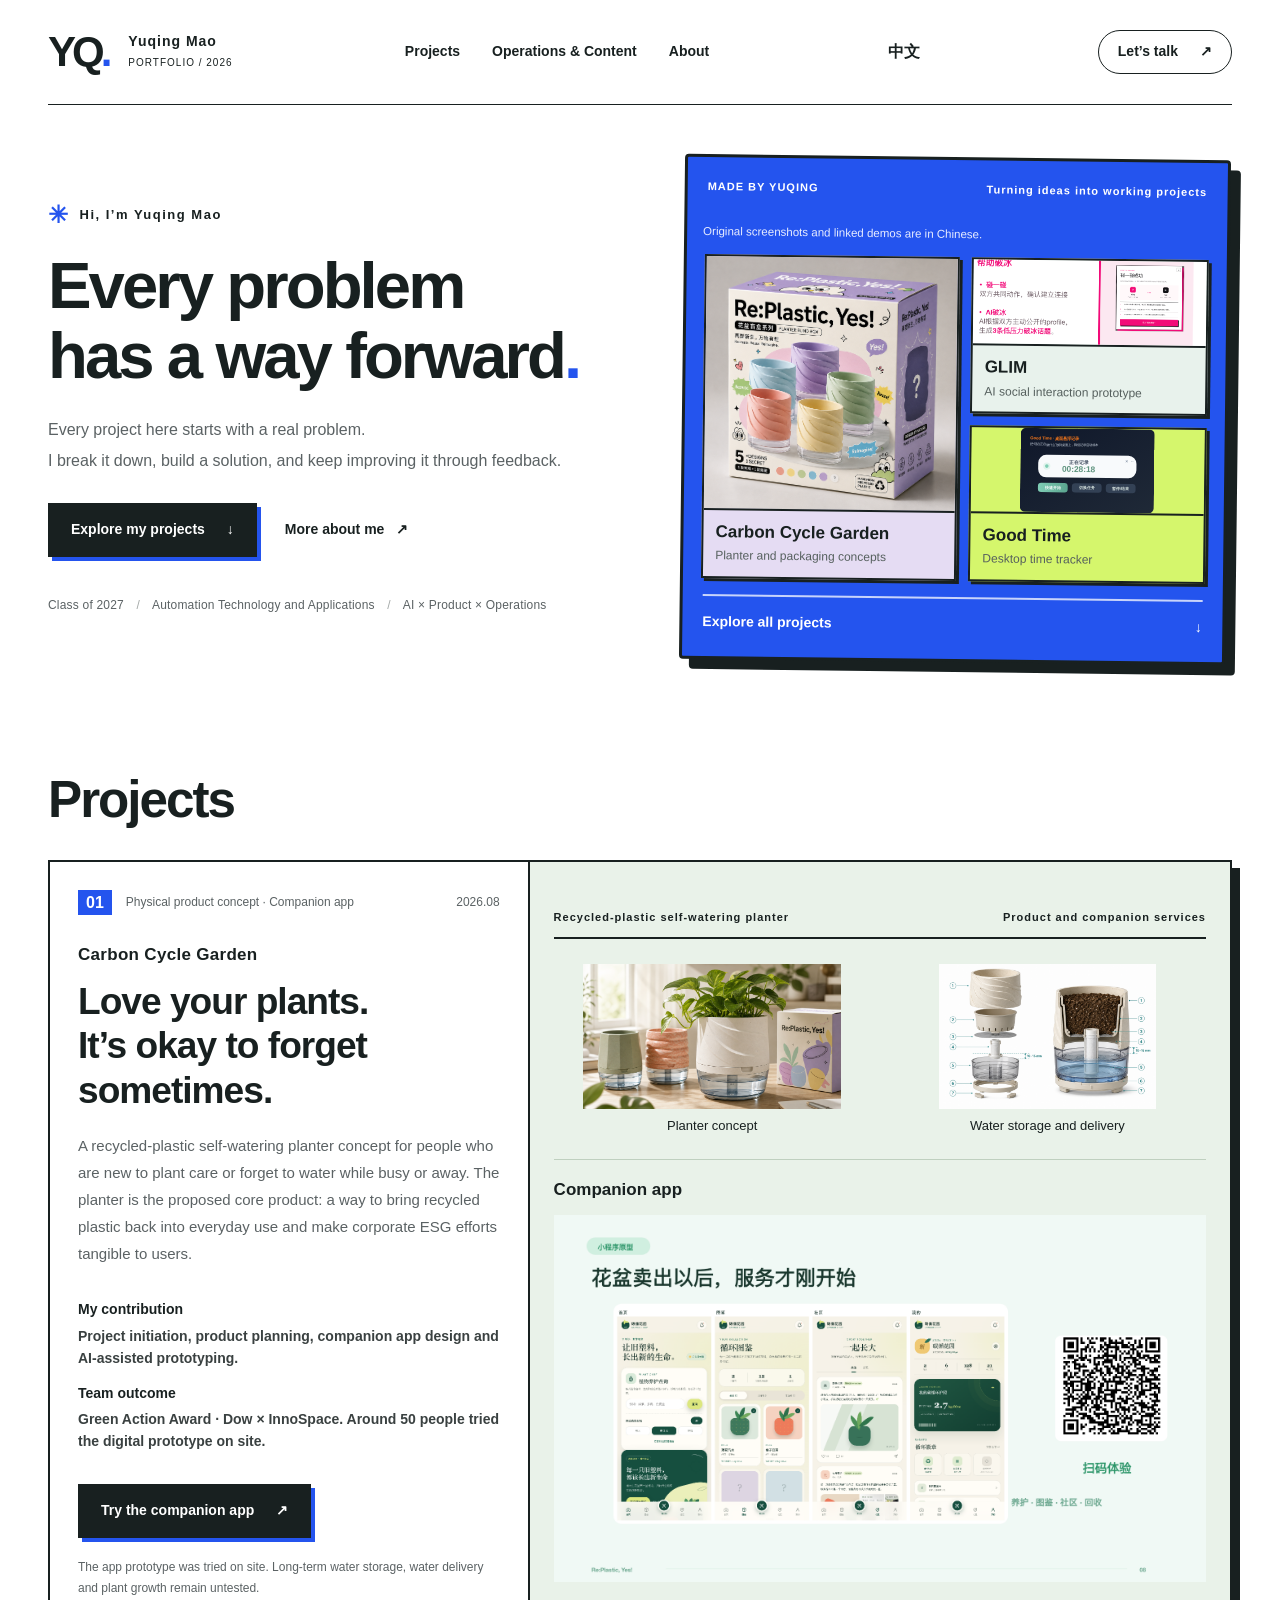
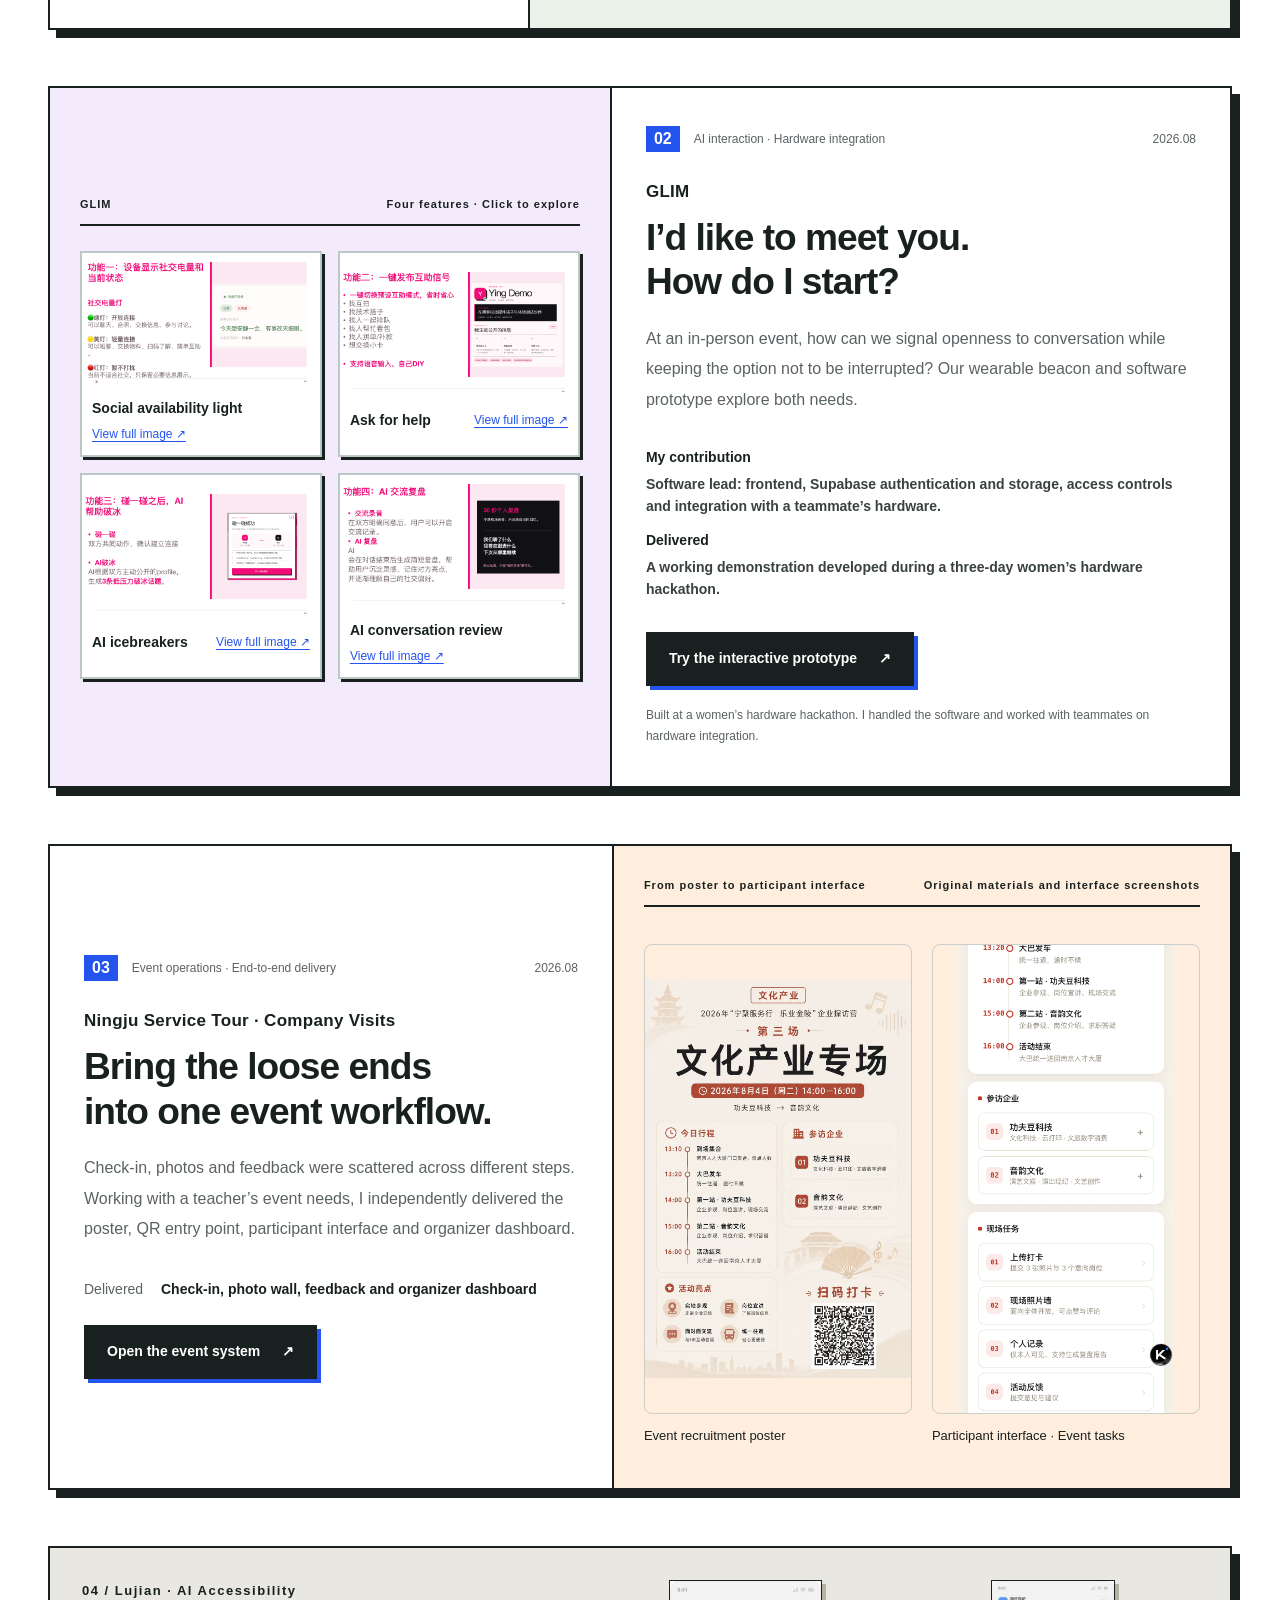
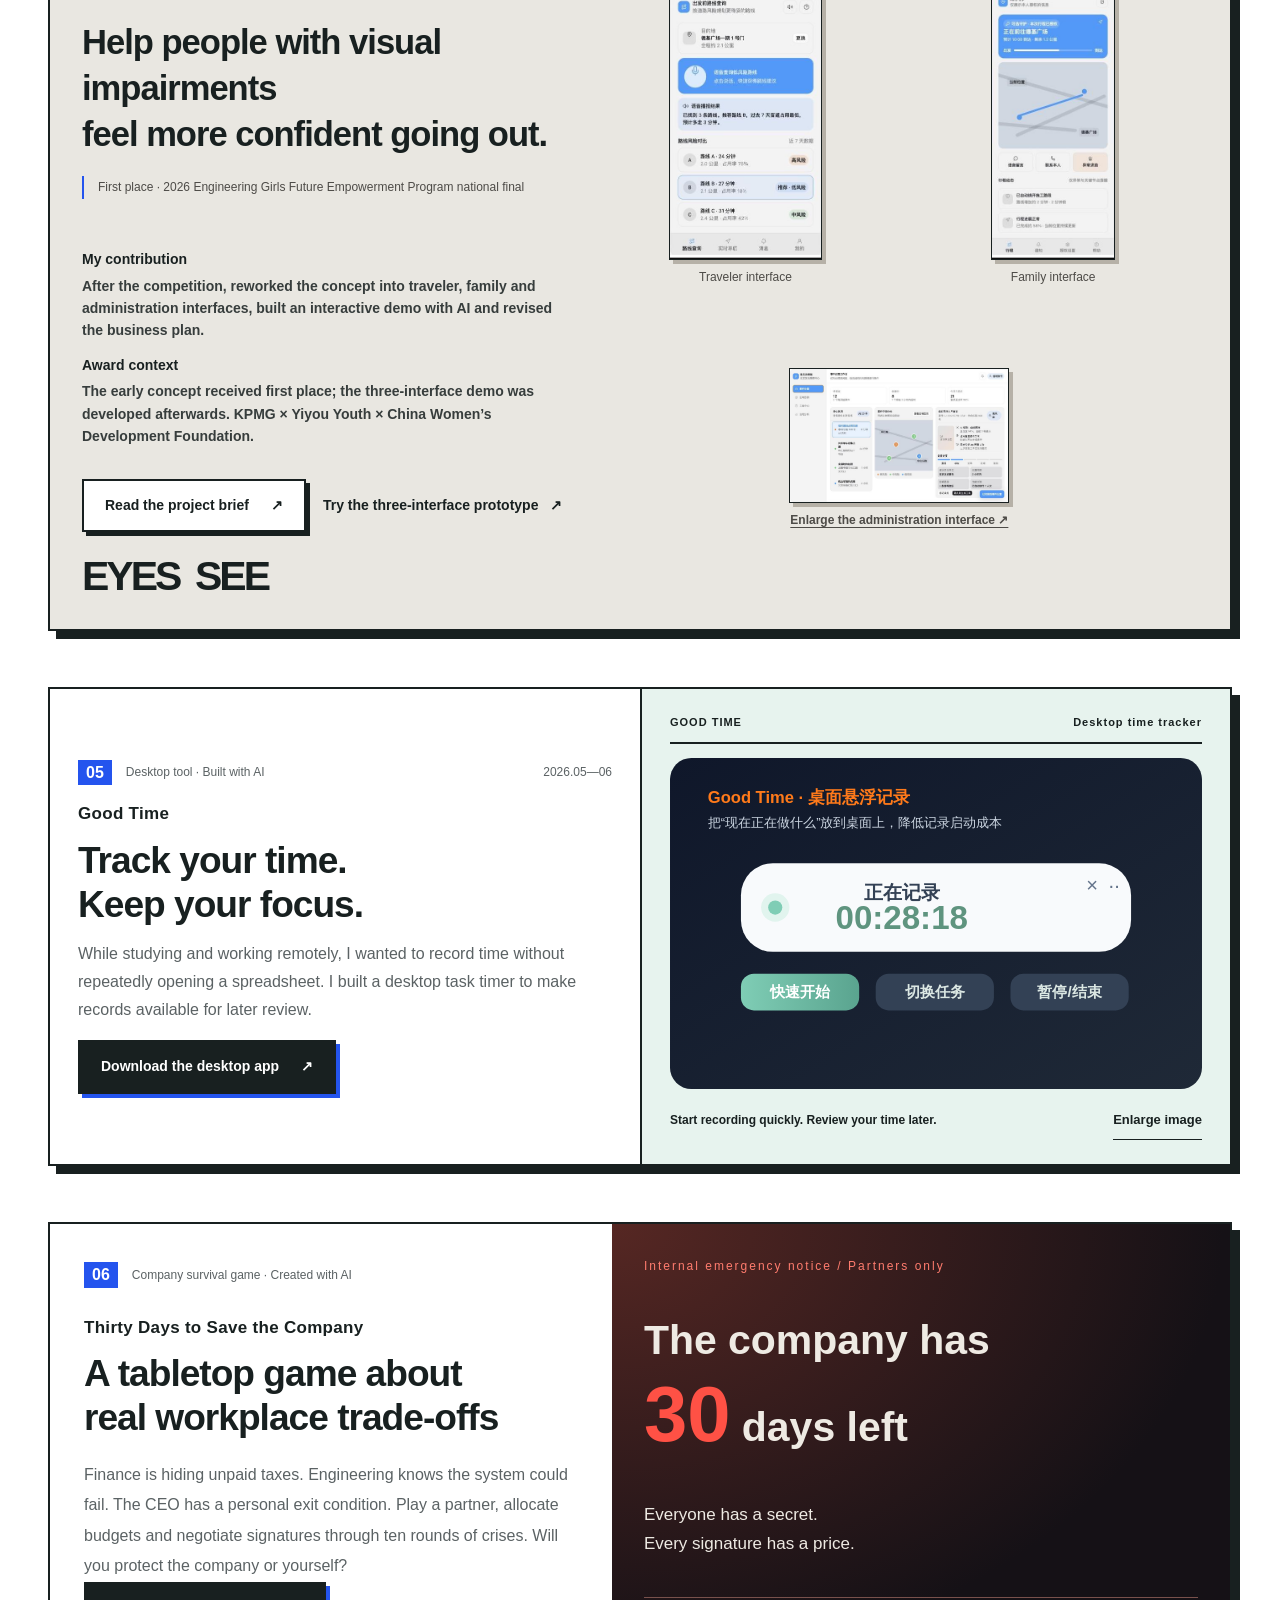
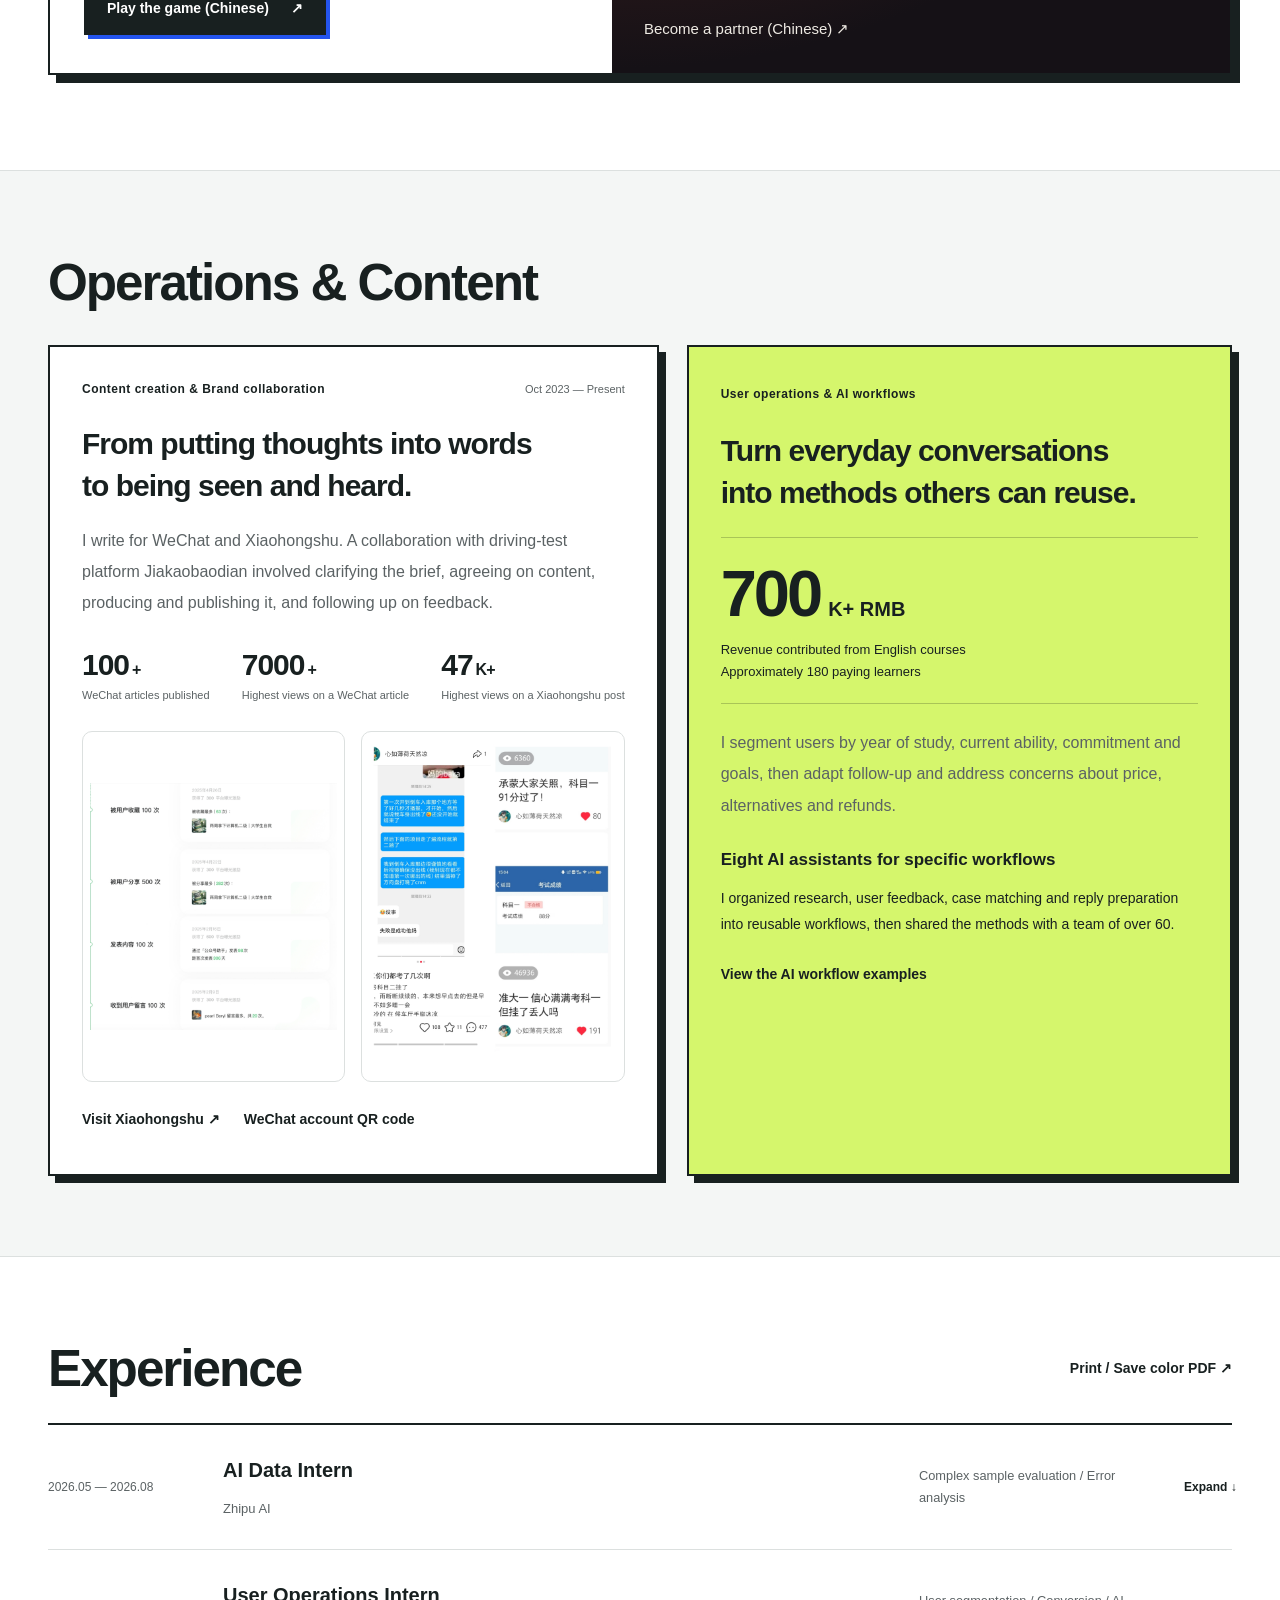
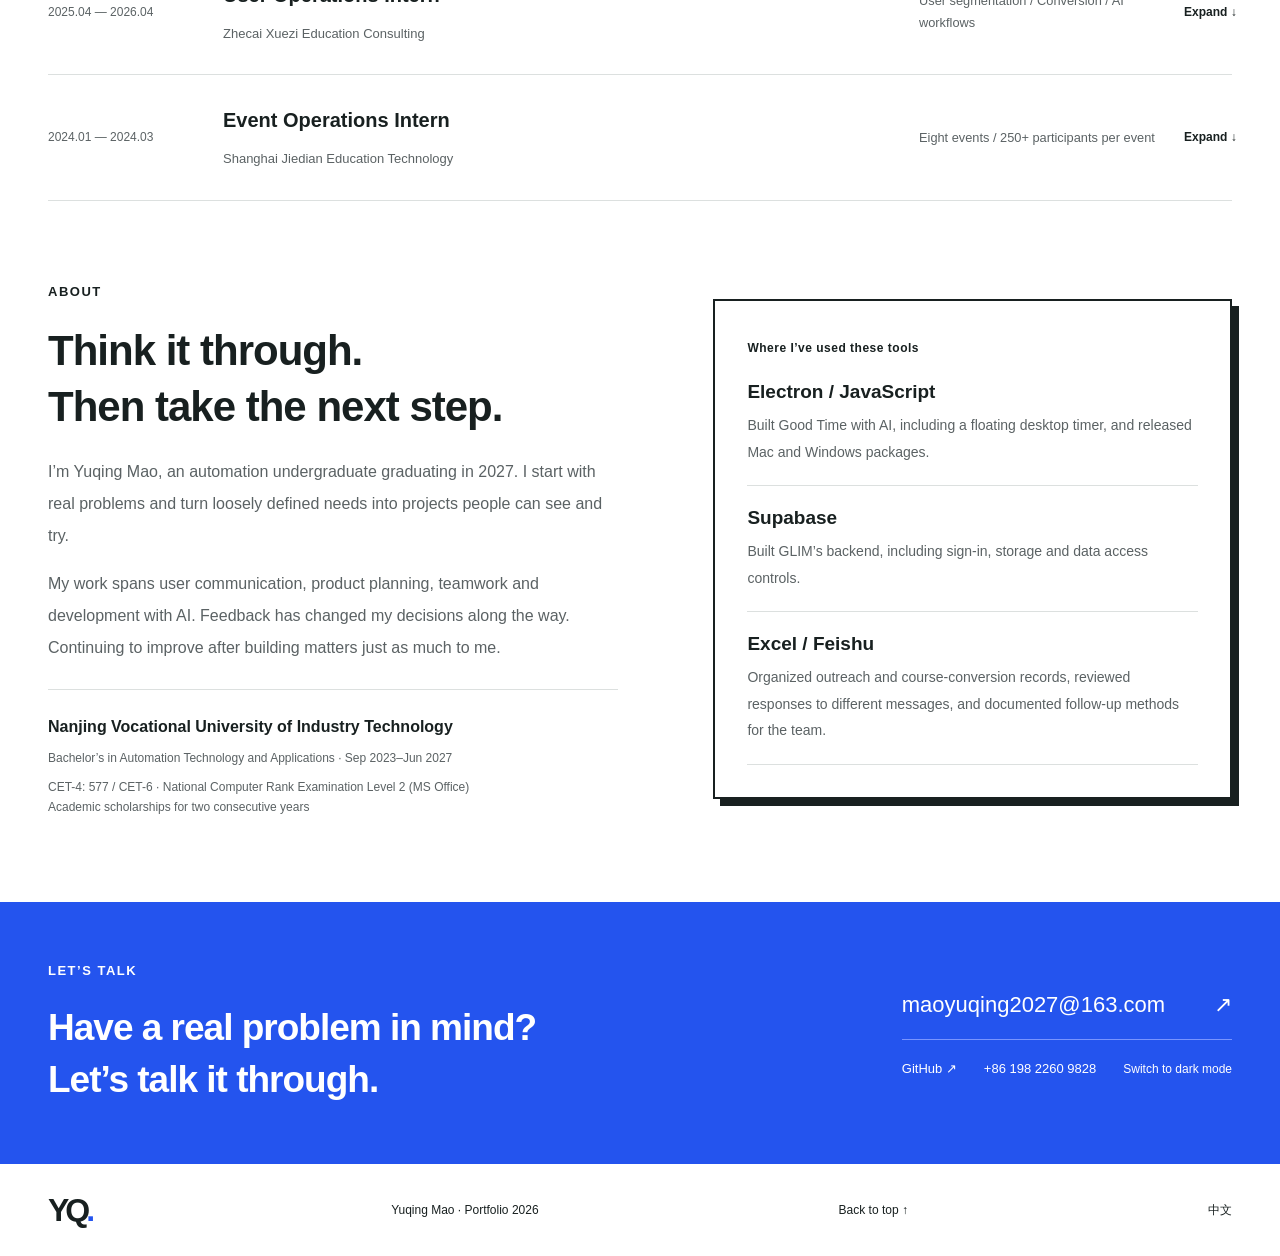
<file: index.html>
<!doctype html>
<html lang="en" data-default-language="en">
<head>
  <meta charset="utf-8">
  <meta name="viewport" content="width=device-width, initial-scale=1">
  <meta name="description" content="Yuqing Mao’s portfolio: real projects in product planning, AI development, user operations and collaborative problem solving." data-i18n="0">
  <meta name="theme-color" content="#2454ee">
  <title data-i18n="1">Yuqing Mao · Portfolio</title>
  <link rel="stylesheet" href="style.1039e407af.css">
  <link rel="stylesheet" href="image-fixes.d05cc0fbe7.css">
  <script src="language-switch.js?v=20261012" defer></script><script src="app.6c5e08f1da.js?v=20261012" defer></script>
  <link rel="stylesheet" href="refinements.css?v=20261012">
<meta name="color-scheme" content="light dark"><meta property="og:title" content="Yuqing Mao · Portfolio" data-i18n="2"><meta property="og:description" content="Projects in AI, product development and user operations, with original evidence and working prototypes." data-i18n="3"><meta property="og:type" content="website"><meta property="og:url" content="https://mon24123.github.io/portfolio-complete-en/"><meta property="og:image" content="https://mon24123.github.io/portfolio-complete-en/carbon-packaging-design.png"><link rel="canonical" href="https://mon24123.github.io/portfolio-complete-en/"></head>
<body>
  <a class="skip-link" href="#main" data-i18n="4">Skip to main content</a>
  <header class="header shell">
    <a class="wordmark" href="#top" aria-label="Yuqing Mao, back to top" data-i18n="5">YQ<span class="wordmark-dot">.</span><span class="wordmark-name" data-i18n="6">Yuqing Mao<br><small>PORTFOLIO / 2026</small></span></a>
    <nav aria-label="Main navigation" data-i18n="7"><a href="#work" data-i18n="8">Projects</a><a href="#practice" data-i18n="9">Operations &amp; Content</a><a href="#about" data-i18n="10">About</a></nav>
    <button type="button" class="language-switch text-button" data-language-switch="" aria-label="切换到中文" title="切换到中文">中文</button><a class="nav-contact" href="mailto:maoyuqing2027@163.com" data-i18n="11">Let’s talk <span aria-hidden="true">↗</span></a>
  </header>
  <main id="main">
    <section class="hero shell" id="top" aria-labelledby="hero-title">
      <div class="hero-copy">
        <p class="eyebrow"><span class="tiny-cross" aria-hidden="true" data-i18n="12">✳</span> Hi, I’m Yuqing Mao</p>
        <h1 id="hero-title" data-i18n="13">Every problem<br data-i18n="14"> has a way forward<span class="blue-period">.</span></h1>
        <p class="hero-description" data-i18n="15">Every project here starts with a real problem.<br data-i18n="16"> I break it down, build a solution, and keep improving it through feedback.</p>
        <div class="hero-actions"><a class="button button-dark" href="#work" data-i18n="17">Explore my projects <span aria-hidden="true">↓</span></a><a class="quiet-link" href="#about" data-i18n="18">More about me <span aria-hidden="true">↗</span></a></div>
        <p class="hero-meta" data-i18n="19">Class of 2027 <span data-i18n="20">/</span> Automation Technology and Applications <span data-i18n="21">/</span> AI × Product × Operations</p>
      </div>
      <div class="hero-board work-showcase" aria-label="Selected project previews" data-i18n="22">
        <div class="board-top"><span>MADE BY YUQING</span><span data-i18n="23">Turning ideas into working projects</span></div>
        <p class="evidence-language-note" data-i18n="24">Original screenshots and linked demos are in Chinese.</p><div class="showcase-grid">
          <a class="showcase-piece showcase-planter" href="#carbon"><img src="carbon-packaging-design.png" alt="Recycled-plastic planter and blind-box packaging concept (Chinese source)" width="1254" height="1254" fetchpriority="high" data-i18n="25"><span><strong data-i18n="26">Carbon Cycle Garden</strong><small data-i18n="27">Planter and packaging concepts</small></span></a>
          <a class="showcase-piece showcase-glim" href="#glim"><div class="showcase-glim-image"><img src="glim-ai-icebreaker.png" alt="GLIM AI-generated conversation starter interface (Chinese source)" width="1600" height="900" data-i18n="28"></div><span><strong data-i18n="29">GLIM</strong><small data-i18n="30">AI social interaction prototype</small></span></a>
          <a class="showcase-piece showcase-time" href="#goodtime"><img src="goodtime-widget.svg" alt="Good Time timer feature illustration, not an application screenshot (Chinese source)" width="900" height="560" data-i18n="31"><span><strong data-i18n="32">Good Time</strong><small data-i18n="33">Desktop time tracker</small></span></a>
        </div>
        <a class="showcase-more" href="#work" data-i18n="34">Explore all projects <span aria-hidden="true">↓</span></a>
      </div>
    </section>
    <section class="work-section shell" id="work" aria-labelledby="work-title">
      <div class="section-heading plain-section-heading"><h2 id="work-title" data-i18n="35">Projects</h2></div>
      <article class="project project-carbon" id="carbon">
        <div class="project-copy"><div class="project-meta"><span class="project-index">01</span><span data-i18n="36">Physical product concept · Companion app</span><time>2026.08</time></div><h3 data-i18n="37">Carbon Cycle Garden<span data-i18n="38">Love your plants.<br data-i18n="39"> It’s okay to forget sometimes.</span></h3><p class="project-intro" data-i18n="40">A recycled-plastic self-watering planter concept for people who are new to plant care or forget to water while busy or away. The planter is the proposed core product: a way to bring recycled plastic back into everyday use and make corporate ESG efforts tangible to users.</p><dl class="project-facts contribution-facts"><div><dt data-i18n="41">My contribution</dt><dd data-i18n="42">Project initiation, product planning, companion app design and AI-assisted prototyping.</dd></div><div><dt data-i18n="43">Team outcome</dt><dd data-i18n="44">Green Action Award · Dow × InnoSpace. Around 50 people tried the digital prototype on site.</dd></div></dl><div class="project-actions"><a class="button button-dark" href="https://da1f3db7ec4b45ccbada79fa11b0fa3a.app.workbuddy.link/" target="_blank" rel="noopener noreferrer" data-i18n="45">Try the companion app <span aria-hidden="true">↗</span></a></div><p class="boundary" data-i18n="46">The app prototype was tried on site. Long-term water storage, water delivery and plant growth remain untested.</p></div>
        <div class="project-visual carbon-visual"><div class="visual-caption"><span data-i18n="47">Recycled-plastic self-watering planter</span><span data-i18n="48">Product and companion services</span></div><div class="carbon-product-strip"><figure><button class="image-button" type="button" data-image="carbon-planter-design.png" data-caption="Planter exterior concept · Original material in Chinese" data-i18n="49"><img src="carbon-planter-design.png" alt="Planter exterior design concept (Chinese source)" loading="lazy" data-i18n="50"></button><figcaption data-i18n="51">Planter concept</figcaption></figure><figure><button class="image-button" type="button" data-image="carbon-planter-structure.png" data-caption="Water storage and delivery concept · Original material in Chinese" data-i18n="52"><img src="carbon-planter-structure.png" alt="Water reservoir and capillary delivery structure concept (Chinese source)" loading="lazy" data-i18n="53"></button><figcaption data-i18n="54">Water storage and delivery</figcaption></figure></div><p class="carbon-app-label" data-i18n="55">Companion app</p><button class="image-button carbon-app-preview" type="button" data-image="carbon-garden-ui.png" data-caption="Carbon Cycle Garden companion app · Original material in Chinese" aria-label="Enlarge Carbon Cycle Garden companion app" data-i18n="56"><img src="carbon-garden-ui.png" alt="Companion app with plant-care lookup and growth records (Chinese source)" width="1600" height="900" loading="lazy" data-i18n="57"></button></div>
      </article>
      
      <article class="project project-glim" id="glim">
        <div class="project-visual glim-visual glim-compact" id="glim-detail"><div class="visual-caption"><span data-i18n="58">GLIM</span><span data-i18n="59">Four features · Click to explore</span></div><div class="glim-thumb-grid"><button class="glim-feature" type="button" data-image="glim-social-signal.png" data-caption="Social availability light · Original material in Chinese" aria-label="Enlarge Social availability light" data-i18n="60"><img src="glim-social-signal.png" alt="GLIM social availability light: open, limited or unavailable for conversation (Chinese source)" width="1600" height="900" loading="lazy" data-i18n="61"><span><strong data-i18n="62">Social availability light</strong><small data-i18n="63">View full image ↗</small></span></button><button class="glim-feature" type="button" data-image="glim-help-signal.png" data-caption="Help signal · Original material in Chinese" aria-label="Enlarge Help signal" data-i18n="64"><img src="glim-help-signal.png" alt="GLIM help signal interface (Chinese source)" width="1600" height="900" loading="lazy" data-i18n="65"><span><strong data-i18n="66">Ask for help</strong><small data-i18n="67">View full image ↗</small></span></button><button class="glim-feature" type="button" data-image="glim-ai-icebreaker.png" data-caption="AI icebreakers · Original material in Chinese" aria-label="Enlarge AI icebreakers" data-i18n="68"><img src="glim-ai-icebreaker.png" alt="GLIM AI-generated conversation starter interface (Chinese source)" width="1600" height="900" loading="lazy" data-i18n="69"><span><strong data-i18n="70">AI icebreakers</strong><small data-i18n="71">View full image ↗</small></span></button><button class="glim-feature" type="button" data-image="glim-ai-review.png" data-caption="AI conversation review · Original material in Chinese" aria-label="Enlarge AI conversation review" data-i18n="72"><img src="glim-ai-review.png" alt="GLIM conversation review interface (Chinese source)" width="1600" height="900" loading="lazy" data-i18n="73"><span><strong data-i18n="74">AI conversation review</strong><small data-i18n="75">View full image ↗</small></span></button></div></div>
        <div class="project-copy"><div class="project-meta"><span class="project-index">02</span><span data-i18n="76">AI interaction · Hardware integration</span><time>2026.08</time></div><h3 data-i18n="77">GLIM<span data-i18n="78">I’d like to meet you.<br data-i18n="79"> How do I start?</span></h3><p class="project-intro" data-i18n="80">At an in-person event, how can we signal openness to conversation while keeping the option not to be interrupted? Our wearable beacon and software prototype explore both needs.</p><dl class="project-facts contribution-facts"><div><dt data-i18n="81">My contribution</dt><dd data-i18n="82">Software lead: frontend, Supabase authentication and storage, access controls and integration with a teammate’s hardware.</dd></div><div><dt data-i18n="83">Delivered</dt><dd data-i18n="84">A working demonstration developed during a three-day women’s hardware hackathon.</dd></div></dl><div class="project-actions"><a class="button button-dark" href="https://dec3359414dc4fc28be14b5119c0e4ce.app.workbuddy.link/" target="_blank" rel="noopener noreferrer" data-i18n="85">Try the interactive prototype <span aria-hidden="true">↗</span></a></div><p class="boundary" data-i18n="86">Built at a women’s hardware hackathon. I handled the software and worked with teammates on hardware integration.</p></div>
      </article>
      <article class="project project-visit" id="visit"><div class="project-copy"><div class="project-meta"><span class="project-index">03</span><span data-i18n="87">Event operations · End-to-end delivery</span><time>2026.08</time></div><h3 data-i18n="88">Ningju Service Tour · Company Visits<span data-i18n="89">Bring the loose ends<br data-i18n="90"> into one event workflow.</span></h3><p class="project-intro" data-i18n="91">Check-in, photos and feedback were scattered across different steps. Working with a teacher’s event needs, I independently delivered the poster, QR entry point, participant interface and organizer dashboard.</p><dl class="project-facts"><div><dt data-i18n="92">Delivered</dt><dd data-i18n="93">Check-in, photo wall, feedback and organizer dashboard</dd></div></dl><div class="project-actions"><a class="button button-dark" href="https://nj-culture-visit-26-d9bt8e3db222-1455784944.tcloudbaseapp.com" target="_blank" rel="noopener noreferrer" data-i18n="94">Open the event system <span aria-hidden="true">↗</span></a></div></div><div class="project-visual visit-visual"><div class="visual-caption"><span data-i18n="95">From poster to participant interface</span><span data-i18n="96">Original materials and interface screenshots</span></div><div class="visit-stage visit-evidence"><figure><img src="culture-visit-poster.jpg" alt="Original company-visit event recruitment poster (Chinese source)" width="1024" height="1536" loading="lazy" data-i18n="97"><figcaption data-i18n="98">Event recruitment poster</figcaption></figure><figure><img src="culture-visit-ui.png" alt="Event participant interface with itinerary, photos and feedback (Chinese source)" width="780" height="1688" loading="lazy" data-i18n="99"><figcaption data-i18n="100">Participant interface · Event tasks</figcaption></figure></div></div></article>
      
      <article class="lujian-project" id="lujian"><div class="lujian-copy"><p class="eyebrow" data-i18n="101">04 / Lujian · AI Accessibility</p><h3 data-i18n="102">Help people with visual impairments<br data-i18n="103"> feel more confident going out.</h3><p class="lujian-award" data-i18n="104">First place · 2026 Engineering Girls Future Empowerment Program national final</p><dl class="project-facts contribution-facts"><div><dt data-i18n="105">My contribution</dt><dd data-i18n="106">After the competition, reworked the concept into traveler, family and administration interfaces, built an interactive demo with AI and revised the business plan.</dd></div><div><dt data-i18n="107">Award context</dt><dd data-i18n="108">The early concept received first place; the three-interface demo was developed afterwards. KPMG × Yiyou Youth × China Women’s Development Foundation.</dd></div></dl><div class="project-actions"><a class="button button-light" href="bp.html" data-i18n="109">Read the project brief <span aria-hidden="true">↗</span></a><a class="quiet-link" href="https://bc70e4277289472ba066411826c8a06d.gz2.agentos-app.net" target="_blank" rel="noopener noreferrer" data-i18n="110">Try the three-interface prototype <span aria-hidden="true">↗</span></a></div><p class="eyesee-mark" aria-label="EYES SEE">EYES SEE</p></div><div class="lujian-screens"><figure><button class="image-button" type="button" data-image="bp-trip.jpg" data-caption="EYES SEE traveler prototype · Original material in Chinese" data-i18n="111"><img src="bp-trip.jpg" alt="EYES SEE traveler prototype with route risk information (Chinese source)" width="359" height="658" loading="lazy" data-i18n="112"></button><figcaption data-i18n="113">Traveler interface</figcaption></figure><figure><button class="image-button" type="button" data-image="bp-family.jpg" data-caption="EYES SEE family prototype · Original material in Chinese" data-i18n="114"><img src="bp-family.jpg" alt="EYES SEE family support prototype (Chinese source)" width="290" height="658" loading="lazy" data-i18n="115"></button><figcaption data-i18n="116">Family interface</figcaption></figure><figure class="governance-screen"><button class="image-button" type="button" data-image="bp-governance.jpg" data-caption="EYES SEE administration prototype · Original material in Chinese" data-i18n="117"><img src="bp-governance.jpg" alt="EYES SEE administration prototype for road risks and facilities (Chinese source)" width="1081" height="658" loading="lazy" data-i18n="118"></button><figcaption data-i18n="119">Enlarge the administration interface ↗</figcaption></figure></div></article>
      
      <article class="project project-goodtime" id="goodtime">
        <div class="project-copy">
          <div class="project-meta"><span class="project-index">05</span><span data-i18n="120">Desktop tool · Built with AI</span><time>2026.05—06</time></div>
          <h3 data-i18n="121">Good Time<span data-i18n="122">Track your time.<br data-i18n="123"> Keep your focus.</span></h3>
          <p class="project-intro" data-i18n="124">While studying and working remotely, I wanted to record time without repeatedly opening a spreadsheet. I built a desktop task timer to make records available for later review.</p>

          <div class="project-actions"><a class="button button-dark" href="https://github.com/Mon24123/good-time/releases/tag/v0.2.2" target="_blank" rel="noopener noreferrer" data-i18n="125">Download the desktop app <span aria-hidden="true">↗</span></a></div>
        </div>
        <div class="project-visual goodtime-visual">
          <div class="visual-caption"><span data-i18n="126">GOOD TIME</span><span data-i18n="127">Desktop time tracker</span></div>
          <button class="image-button goodtime-preview" type="button" data-image="goodtime-widget.svg" data-caption="Good Time desktop timer illustration, not an app screenshot · Original material in Chinese" aria-label="Enlarge Good Time desktop timer illustration, not an app screenshot" data-i18n="128"><img src="goodtime-widget.svg" alt="Good Time timer feature illustration, not an application screenshot (Chinese source)" width="900" height="560" loading="lazy" data-i18n="129"></button>
          <div class="visual-foot"><span data-i18n="130">Start recording quickly. Review your time later.</span><button class="image-text-action" type="button" data-image="goodtime-widget.svg" data-caption="Good Time desktop timer illustration, not an app screenshot · Original material in Chinese" data-i18n="131">Enlarge image</button></div>
        </div>
      </article>
<article class="project project-game" id="game-project"><div class="project-copy"><div class="project-meta"><span class="project-index">06</span><span data-i18n="132">Company survival game · Created with AI</span></div><h3 data-i18n="133">Thirty Days to Save the Company<span data-i18n="134">A tabletop game about<br data-i18n="135"> real workplace trade-offs</span></h3><p class="project-intro" data-i18n="136">Finance is hiding unpaid taxes. Engineering knows the system could fail. The CEO has a personal exit condition. Play a partner, allocate budgets and negotiate signatures through ten rounds of crises. Will you protect the company or yourself?</p><div class="project-actions"><a class="button button-dark" href="https://mon24123.github.io/portfolio-complete/game/" data-i18n="137">Play the game (Chinese) <span aria-hidden="true">↗</span></a></div></div><a class="game-poster" href="https://mon24123.github.io/portfolio-complete/game/" aria-label="Play Thirty Days to Save the Company in Chinese" data-i18n="138"><span data-i18n="139">Internal emergency notice / Partners only</span><strong data-i18n="140">The company has<br><b data-i18n="141">30</b> days left</strong><p data-i18n="142">Everyone has a secret.<br data-i18n="143"> Every signature has a price.</p><span class="game-poster-action" data-i18n="144">Become a partner (Chinese) ↗</span></a></article>
    </section>
    <section class="practice-section" id="practice" aria-labelledby="practice-title"><div class="shell"><div class="section-heading plain-section-heading"><h2 id="practice-title" data-i18n="145">Operations &amp; Content</h2></div><div class="practice-grid"><article class="content-card"><div class="content-heading"><span class="small-label" data-i18n="146">Content creation &amp; Brand collaboration</span><span data-i18n="147">Oct 2023 — Present</span></div><h3 data-i18n="148">From putting thoughts into words<br data-i18n="149"> to being seen and heard.</h3><p data-i18n="150">I write for WeChat and Xiaohongshu. A collaboration with driving-test platform Jiakaobaodian involved clarifying the brief, agreeing on content, producing and publishing it, and following up on feedback.</p><div class="content-numbers"><div><strong>100<span>+</span></strong><p data-i18n="151">WeChat articles published</p></div><div><strong>7000<span>+</span></strong><p data-i18n="152">Highest views on a WeChat article</p></div><div><strong data-i18n="217">47<span data-i18n="153">K+</span></strong><p data-i18n="154">Highest views on a Xiaohongshu post</p></div></div><div class="content-evidence"><button type="button" class="image-button" data-image="foot.png" data-caption="WeChat publishing and interaction records · Original material in Chinese" data-i18n="155"><img src="foot.png" alt="WeChat publishing and audience interaction evidence (Chinese source)" loading="lazy" data-i18n="156"></button><button type="button" class="image-button" data-image="xhs.png" data-caption="Xiaohongshu content and view records · Original material in Chinese" data-i18n="157"><img src="xhs.png" alt="Xiaohongshu post and view-count evidence (Chinese source)" loading="lazy" data-i18n="158"></button></div><div class="content-links"><a class="quiet-link" href="https://xhslink.com/m/DnZHFcwTKL" target="_blank" rel="noopener noreferrer" data-i18n="159">Visit Xiaohongshu ↗</a><button type="button" class="quiet-link text-button" data-image="wxcode.png" data-caption="WeChat account QR code · Original material in Chinese" data-i18n="160">WeChat account QR code</button></div></article><article class="operations-card"><span class="small-label" data-i18n="161">User operations &amp; AI workflows</span><h3 data-i18n="162">Turn everyday conversations<br data-i18n="163"> into methods others can reuse.</h3><div class="operations-stat"><strong data-i18n="218">700<span data-i18n="164">K+ RMB</span></strong><p data-i18n="165">Revenue contributed from English courses<br data-i18n="166"> Approximately 180 paying learners</p></div><p data-i18n="167">I segment users by year of study, current ability, commitment and goals, then adapt follow-up and address concerns about price, alternatives and refunds.</p><div class="workflow-note"><strong data-i18n="168">Eight AI assistants for specific workflows</strong><p data-i18n="169">I organized research, user feedback, case matching and reply preparation into reusable workflows, then shared the methods with a team of over 60.</p></div><button class="quiet-link text-button" type="button" data-image="agent.png" data-caption="AI assistants and reusable workflows · Original material in Chinese" data-i18n="170">View the AI workflow examples </button></article></div></div></section>
    <section class="experience-section shell" id="experience" aria-labelledby="experience-title"><div class="section-heading plain-section-heading"><h2 id="experience-title" data-i18n="171">Experience</h2><button class="quiet-link text-button" id="print-page" type="button" data-i18n="172">Print / Save color PDF ↗</button></div><div class="experience-list"><details class="experience-item"><summary><span class="experience-date">2026.05 — 2026.08</span><span class="experience-title"><strong data-i18n="173">AI Data Intern</strong><span data-i18n="174">Zhipu AI</span></span><span class="experience-key" data-i18n="175">Complex sample evaluation / Error analysis</span><span class="detail-plus" aria-hidden="true"><span class="when-closed" data-i18n="176">Expand ↓</span><span class="when-open" data-i18n="177">Collapse ↑</span></span></summary><div class="experience-body"><p data-i18n="178">Evaluated complex real-user question-and-answer samples, identified recurring issues and reported internal tool feedback, producing reviewable judgments under shared guidelines.</p><p data-i18n="179">Checked logical consistency, plausibility and formatting; documented contradictions and recurring errors in structured feedback, developing a practical understanding of model limits.</p></div></details><details class="experience-item"><summary><span class="experience-date">2025.04 — 2026.04</span><span class="experience-title"><strong data-i18n="180">User Operations Intern</strong><span data-i18n="181">Zhecai Xuezi Education Consulting</span></span><span class="experience-key" data-i18n="182">User segmentation / Conversion / AI workflows</span><span class="detail-plus" aria-hidden="true"><span class="when-closed" data-i18n="183">Expand ↓</span><span class="when-open" data-i18n="184">Collapse ↑</span></span></summary><div class="experience-body"><p data-i18n="185">Screened potential learners, handled consultations and follow-up, and supported purchases of English courses priced around RMB 4,000. Converted approximately 180 paying learners and contributed over RMB 700,000 in revenue.</p><p data-i18n="186">Segmented users by year of study, ability, commitment and goals. Adapted follow-up and increased conversions in a single sales round from two to nine. Addressed price, competitor and refund concerns, re-engaged past leads and achieved the top result in one sales round.</p><p data-i18n="187">Created eight AI assistants for specific workflows. Methods were shared with a team of over 60 and incorporated into onboarding.</p></div></details><details class="experience-item"><summary><span class="experience-date">2024.01 — 2024.03</span><span class="experience-title"><strong data-i18n="188">Event Operations Intern</strong><span data-i18n="189">Shanghai Jiedian Education Technology</span></span><span class="experience-key" data-i18n="190">Eight events / 250+ participants per event</span><span class="detail-plus" aria-hidden="true"><span class="when-closed" data-i18n="191">Expand ↓</span><span class="when-open" data-i18n="192">Collapse ↑</span></span></summary><div class="experience-body"><p data-i18n="193">Helped organize eight online events for university students, each with over 250 participants, supporting recruitment, onboarding, live interaction and follow-up.</p><p data-i18n="194">Invited participants through private channels, managed group entry and reminders, and served as an event coach for interaction, speaking and participant support. Followed up on participation and feedback.</p></div></details></div></section>
    <section class="about-section shell" id="about" aria-labelledby="about-title"><div class="about-intro"><p class="eyebrow" data-i18n="195">ABOUT</p><h2 id="about-title" data-i18n="196">Think it through.<br data-i18n="197"> Then take the next step.</h2><p data-i18n="198">I’m Yuqing Mao, an automation undergraduate graduating in 2027. I start with real problems and turn loosely defined needs into projects people can see and try.</p><p data-i18n="199">My work spans user communication, product planning, teamwork and development with AI. Feedback has changed my decisions along the way. Continuing to improve after building matters just as much to me.</p><div class="education"><strong data-i18n="200">Nanjing Vocational University of Industry Technology</strong><p data-i18n="201">Bachelor’s in Automation Technology and Applications · Sep 2023–Jun 2027</p><p data-i18n="202">CET-4: 577 / CET-6 · National Computer Rank Examination Level 2 (MS Office)<br data-i18n="203"> Academic scholarships for two consecutive years</p></div></div><div class="skills-panel"><span class="small-label" data-i18n="204">Where I’ve used these tools</span><div><h3>Electron / JavaScript</h3><p data-i18n="205">Built Good Time with AI, including a floating desktop timer, and released Mac and Windows packages.</p></div><div><h3>Supabase</h3><p data-i18n="206">Built GLIM’s backend, including sign-in, storage and data access controls.</p></div><div><h3 data-i18n="207">Excel / Feishu</h3><p data-i18n="208">Organized outreach and course-conversion records, reviewed responses to different messages, and documented follow-up methods for the team.</p></div></div></section>
    <section class="contact-section" id="contact"><div class="shell contact-inner"><div><p class="eyebrow" data-i18n="209">LET’S TALK</p><h2 data-i18n="210">Have a real problem in mind?<br data-i18n="211"> Let’s talk it through.</h2></div><div class="contact-links"><a class="email-link" href="mailto:maoyuqing2027@163.com">maoyuqing2027@163.com <span aria-hidden="true">↗</span></a><div><a href="https://github.com/Mon24123" target="_blank" rel="noopener noreferrer">GitHub ↗</a><a href="tel:+8619822609828">+86 198 2260 9828</a><button type="button" class="text-button" id="theme-toggle" aria-pressed="false" data-i18n="212">Switch to dark mode</button></div></div></div></section>
  </main>
  <footer class="footer shell"><a class="wordmark" href="#top">YQ<span class="wordmark-dot">.</span></a><p data-i18n="213">Yuqing Mao · Portfolio 2026</p><a href="#top" data-i18n="214">Back to top ↑</a><button type="button" class="language-switch text-button" data-language-switch="">中文</button></footer>
  <dialog class="image-dialog" id="image-dialog" aria-labelledby="image-caption"><div class="dialog-top"><p id="image-caption"></p><button type="button" id="close-image" aria-label="Close image" data-i18n="215">Close ×</button></div><img id="expanded-image" alt=" · original project image" data-i18n="216"></dialog>
</body>
</html>
</file>
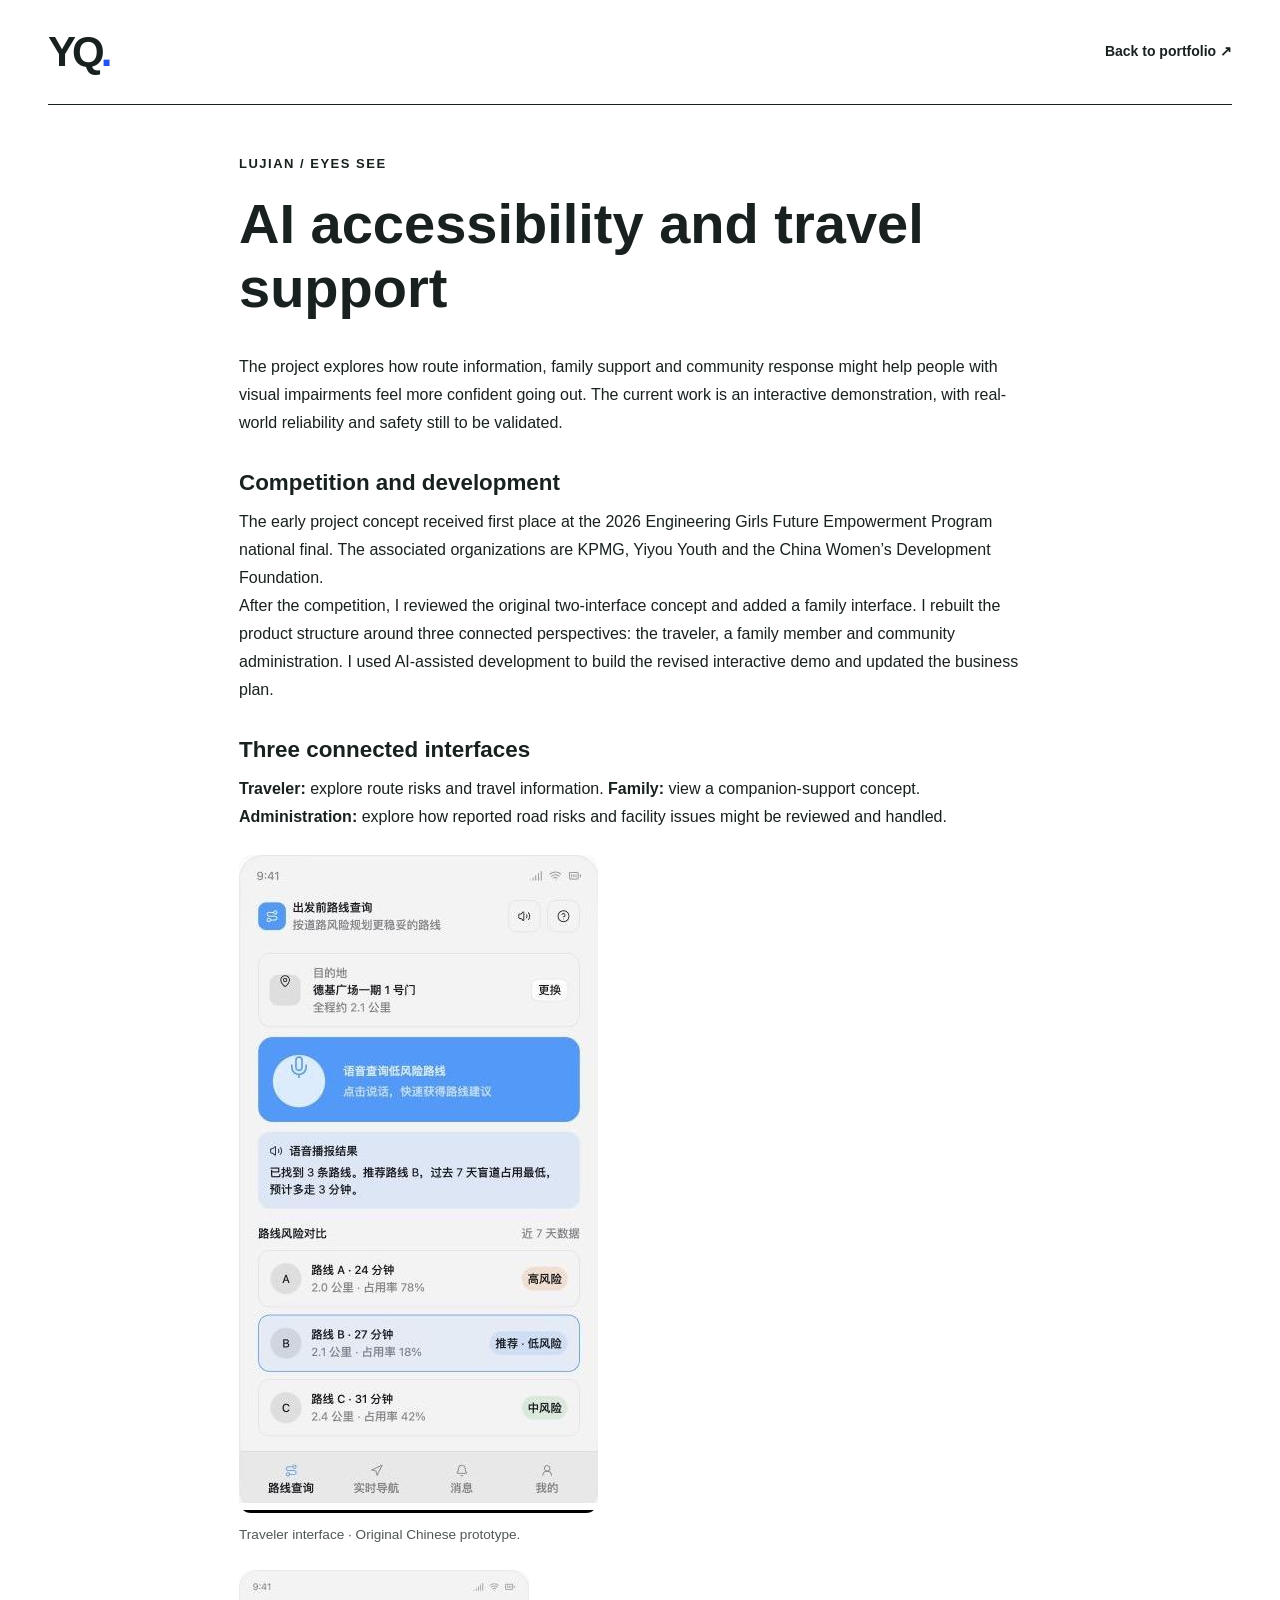
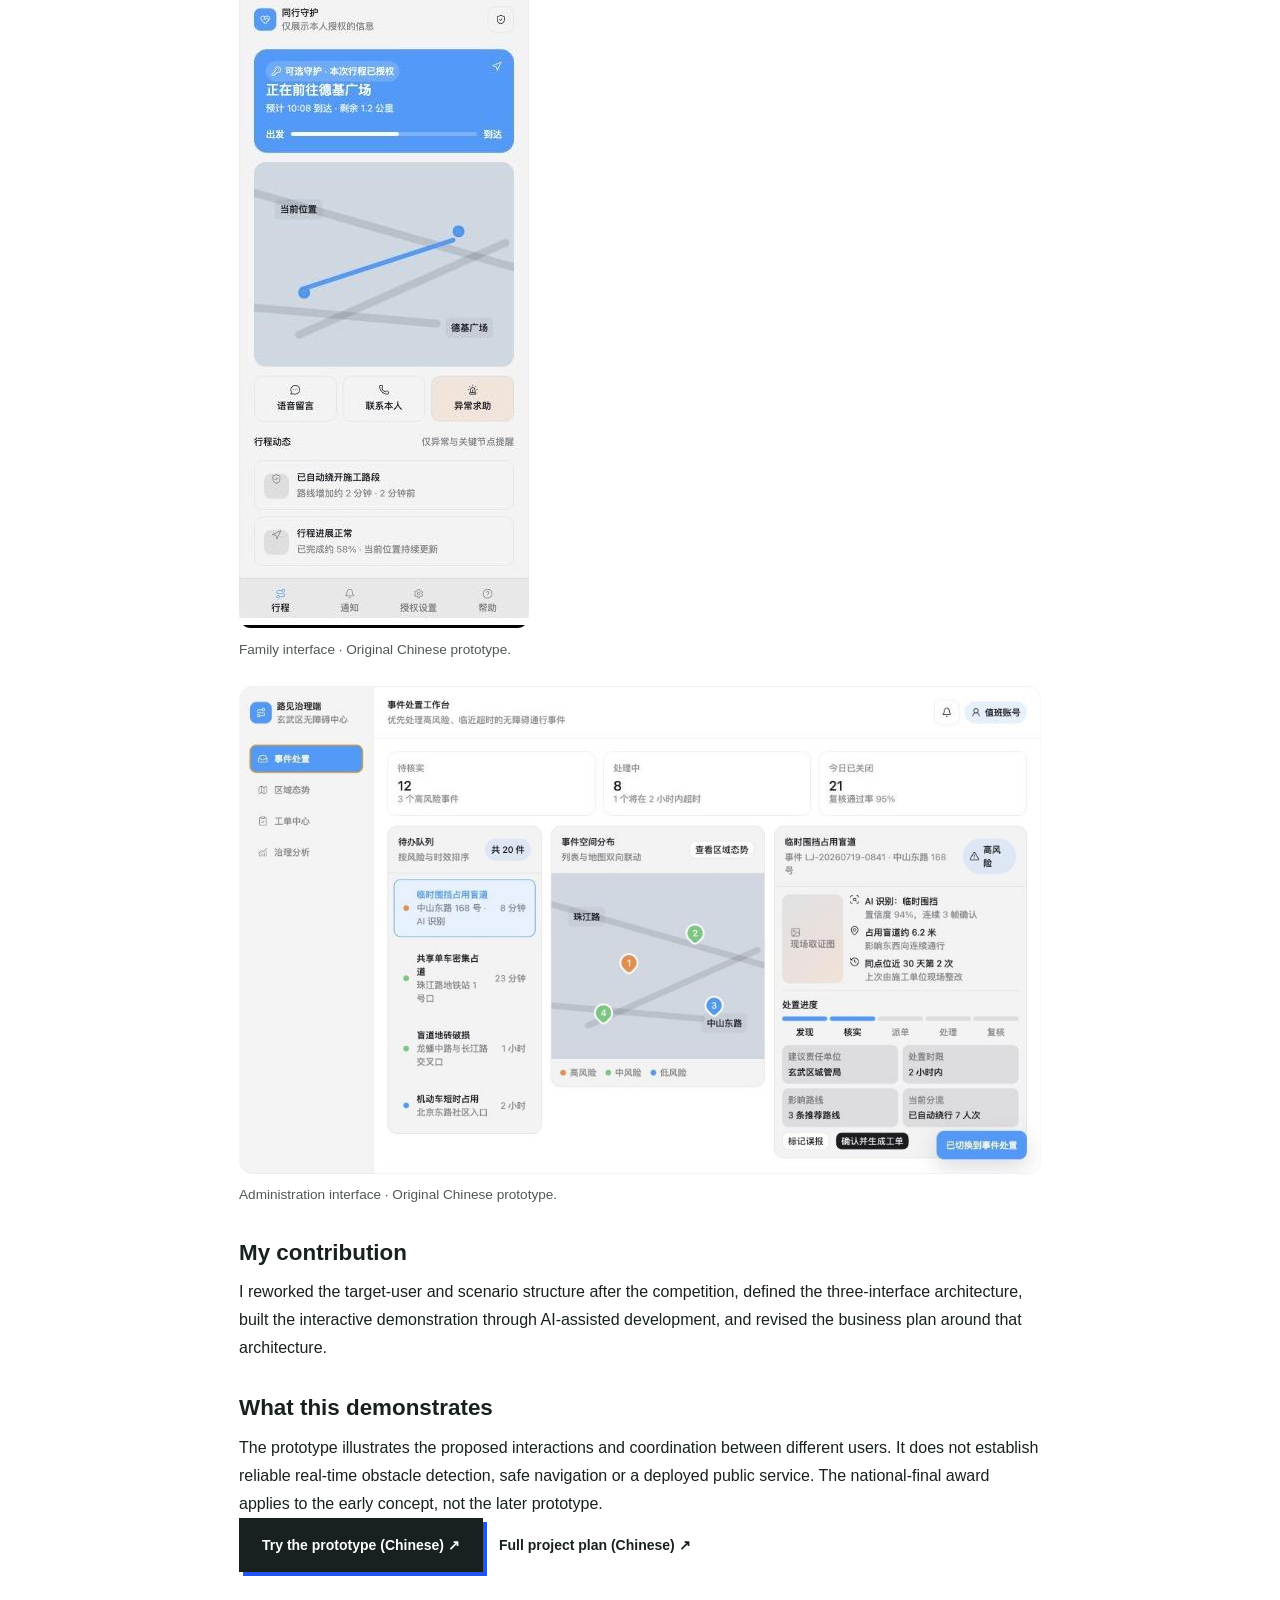
<file: bp.html>
<!doctype html>
<html lang="en"><head><meta charset="utf-8"><meta name="viewport" content="width=device-width,initial-scale=1"><title>Lujian EYES SEE · Project Brief · Yuqing Mao</title><meta name="description" content="AI accessibility project: the original award-winning concept and a later three-interface prototype."><link rel="stylesheet" href="style.1039e407af.css"><link rel="stylesheet" href="refinements.css?v=20261011"></head><body><header class="header shell"><a class="wordmark" href="./">YQ<span class="wordmark-dot">.</span></a><a class="quiet-link" href="./#lujian">Back to portfolio ↗</a></header><main class="project-brief"><p class="eyebrow">LUJIAN / EYES SEE</p><h1>AI accessibility and travel support</h1><p>The project explores how route information, family support and community response might help people with visual impairments feel more confident going out. The current work is an interactive demonstration, with real-world reliability and safety still to be validated.</p><h2>Competition and development</h2><p>The early project concept received first place at the 2026 Engineering Girls Future Empowerment Program national final. The associated organizations are KPMG, Yiyou Youth and the China Women’s Development Foundation.</p><p>After the competition, I reviewed the original two-interface concept and added a family interface. I rebuilt the product structure around three connected perspectives: the traveler, a family member and community administration. I used AI-assisted development to build the revised interactive demo and updated the business plan.</p><h2>Three connected interfaces</h2><p><strong>Traveler:</strong> explore route risks and travel information. <strong>Family:</strong> view a companion-support concept. <strong>Administration:</strong> explore how reported road risks and facility issues might be reviewed and handled.</p><figure><img src="bp-trip.jpg" alt="Chinese-language traveler interface prototype" loading="lazy"><figcaption>Traveler interface · Original Chinese prototype.</figcaption></figure><figure><img src="bp-family.jpg" alt="Chinese-language family interface prototype" loading="lazy"><figcaption>Family interface · Original Chinese prototype.</figcaption></figure><figure><img src="bp-governance.jpg" alt="Chinese-language administration interface prototype" loading="lazy"><figcaption>Administration interface · Original Chinese prototype.</figcaption></figure><h2>My contribution</h2><p>I reworked the target-user and scenario structure after the competition, defined the three-interface architecture, built the interactive demonstration through AI-assisted development, and revised the business plan around that architecture.</p><h2>What this demonstrates</h2><p>The prototype illustrates the proposed interactions and coordination between different users. It does not establish reliable real-time obstacle detection, safe navigation or a deployed public service. The national-final award applies to the early concept, not the later prototype.</p><div class="brief-actions"><a class="button button-dark" href="https://bc70e4277289472ba066411826c8a06d.gz2.agentos-app.net" target="_blank" rel="noopener noreferrer">Try the prototype (Chinese) ↗</a><a class="quiet-link" href="https://mon24123.github.io/portfolio-complete/bp.html">Full project plan (Chinese) ↗</a></div></main></body></html>
</file>
<file: style.1039e407af.css>
@charset "UTF-8";
:root{--paper:#fff;--ink:#182020;--muted:#5b6264;--line:#dce0df;--blue:#2454ee;--lime:#d5f66c;--mint:#eef8f1;--shadow:6px 6px 0 var(--ink);--radius:20px;--body-font:-apple-system,BlinkMacSystemFont,"PingFang SC","Microsoft YaHei",sans-serif;color-scheme:light}
*{box-sizing:border-box}html{scroll-behavior:smooth;scroll-padding-top:32px}body{margin:0;background:var(--paper);color:var(--ink);font-family:var(--body-font);font-size:16px;line-height:1.7}a{color:inherit;text-decoration:none}button{font:inherit;color:inherit;cursor:pointer}img{max-width:100%;display:block}h1,h2,h3,h4,p,figure{margin:0}h1,h2,h3,h4{line-height:1.25}button,a,summary{-webkit-tap-highlight-color:transparent}a:focus-visible,button:focus-visible,summary:focus-visible{outline:3px solid var(--blue);outline-offset:5px}::selection{background:var(--lime);color:var(--ink)}.shell{width:min(1220px,calc(100% - 96px));margin-inline:auto}.skip-link{position:fixed;top:-100px;left:20px;background:var(--ink);color:white;padding:10px 20px;z-index:20}.skip-link:focus{top:10px}.header{height:105px;border-bottom:1px solid var(--ink);display:flex;align-items:center;justify-content:space-between;gap:28px}.wordmark{display:inline-flex;align-items:center;font-size:42px;font-weight:900;letter-spacing:-4px;line-height:1}.wordmark-dot{color:var(--blue)}.wordmark-name{font-size:14px;font-weight:700;letter-spacing:1px;line-height:1.4;margin-left:20px}.wordmark-name small{font-size:10px;font-weight:500;letter-spacing:1px}.header nav{display:flex;gap:32px;font-size:14px;font-weight:650}.header nav a:hover,.quiet-link:hover{color:var(--blue)}.nav-contact{display:flex;align-items:center;gap:22px;font-size:14px;font-weight:700;border:1.5px solid var(--ink);border-radius:100px;padding:9px 19px}.nav-contact:hover{background:var(--lime)}.hero{display:grid;grid-template-columns:1.06fr 1fr;gap:50px;align-items:center;padding-block:80px 75px}.eyebrow{font-size:13px;font-weight:750;letter-spacing:1.5px;display:flex;gap:10px;align-items:center}.tiny-cross{color:var(--blue);font-size:24px;line-height:1}.hero h1{font-size:clamp(38px,4.5vw,64px);font-weight:850;letter-spacing:-2px;line-height:1.25;margin-block:24px}.highlight-word{position:relative;isolation:isolate;white-space:nowrap}.highlight-word:after{content:"";position:absolute;z-index:-1;background:var(--lime);inset:59% -4px 3% -4px;transform:rotate(-1.5deg)}.blue-period{color:var(--blue)}.hero-description{font-size:16px;line-height:1.95;color:var(--muted);max-width:445px}.hero-actions{display:flex;gap:28px;align-items:center;margin-top:27px}.button{display:inline-flex;gap:22px;align-items:center;justify-content:center;padding:13px 21px;border:1.5px solid var(--ink);border-radius:10px;font-size:14px;font-weight:700;transition:transform .18s,box-shadow .18s;min-height:48px}.button:hover{transform:translate(-2px,-2px);box-shadow:4px 4px 0 var(--blue)}.button-dark{background:var(--ink);color:#fff}.button-light{background:white;color:var(--ink)}.quiet-link{font-size:14px;font-weight:700;display:inline-flex;gap:12px;align-items:center;padding-block:10px}.hero-meta{font-size:12px;letter-spacing:.2px;color:var(--muted);margin-top:38px}.hero-meta span{color:#a4a9a8;margin-inline:9px}.hero-board{border:2px solid var(--ink);border-radius:22px;box-shadow:8px 8px 0 var(--ink);background:var(--blue);position:relative;transform:rotate(2deg);margin:0 5px 0 0;overflow:visible}.board-top{color:#fff;display:flex;justify-content:space-between;gap:10px;padding:20px;font-size:11px;letter-spacing:1px;font-weight:600}.board-image{position:relative;overflow:hidden;aspect-ratio:1.45;margin:0 20px;background:#f0f8f4;border-radius:12px;border:1px solid #182020}.board-image img{position:absolute;width:170%;max-width:none;left:-15%;top:-40%}.board-note{display:flex;justify-content:space-between;align-items:end;gap:20px;padding:23px 24px 25px;color:white}.board-note strong{font-size:28px;letter-spacing:-1px;line-height:1.35}.board-note>span{font-size:12px;writing-mode:vertical-rl;letter-spacing:1px}.board-sticker{position:absolute;bottom:90px;right:-20px;background:var(--lime);border:1.5px solid var(--ink);border-radius:100px;padding:10px 20px;font-size:14px;font-weight:700;transform:rotate(-7deg);box-shadow:3px 3px 0 var(--ink)}.manifesto{background:var(--lime);border-block:1.5px solid var(--ink)}.manifesto>.shell{display:flex;gap:34px;align-items:center;padding-block:17px;font-size:16px;font-weight:650}.manifesto-separator{font-size:22px}.manifesto-en{margin-left:auto;font-size:11px;letter-spacing:1.4px}.work-section{padding-top:94px}.section-heading{display:flex;justify-content:space-between;align-items:end;gap:25px;margin-bottom:46px}.section-heading h2{font-size:clamp(30px,3.1vw,44px);letter-spacing:-1.5px;margin-top:16px;font-weight:800}.section-heading>p{color:var(--muted);font-size:14px;line-height:1.9}.project{display:grid;grid-template-columns:1fr 1.1fr;border:1.5px solid var(--ink);border-radius:var(--radius);overflow:hidden;scroll-margin-top:30px}.project-copy{padding:38px 34px}.project-meta{font-size:12px;display:flex;align-items:center;gap:14px;color:var(--muted)}.project-meta time{margin-left:auto;white-space:nowrap}.project-index{font-size:20px;line-height:1.1;color:var(--ink);font-weight:850;border-bottom:3px solid var(--blue);padding-bottom:4px}.project h3{font-size:17px;font-weight:650;margin-top:29px;letter-spacing:.3px}.project h3>span{display:block;font-size:34px;font-weight:800;letter-spacing:-1px;line-height:1.35;margin-top:13px}.project-intro{color:var(--muted);margin-top:20px;line-height:1.9}.project-facts{margin-block:23px}.project-facts>div{display:grid;grid-template-columns:65px 1fr;gap:12px;margin-top:11px;font-size:13px}.project-facts dt{color:var(--muted)}.project-facts dd{margin:0;font-weight:600}.project-actions{display:flex;align-items:center;flex-wrap:wrap;gap:17px}.boundary{font-size:12px;color:var(--muted);margin-top:19px;line-height:1.8}.project-visual{min-width:0;position:relative;display:flex;flex-direction:column;justify-content:center;border-left:1.5px solid var(--ink);padding:30px}.carbon-visual{background:#e9f2e9}.visual-caption,.visual-foot{display:flex;justify-content:space-between;gap:10px;font-size:11px;letter-spacing:1px;font-weight:650}.visual-caption{margin-bottom:25px}.visual-foot{align-items:center;margin-top:25px;font-size:12px;letter-spacing:0}.visual-foot>span:last-child{font-size:25px}.image-button{border:0;background:transparent;padding:0;display:block;width:100%;text-align:left}.carbon-crop{aspect-ratio:1.27;overflow:hidden;border:1px solid #c7d8c7;border-radius:10px;background:#fff;position:relative}.carbon-crop img{position:absolute;max-width:none;width:160%;left:-13%;top:-31%}.project-detail{border-bottom:1px solid var(--line);margin:0 0 64px;padding:0 8px}.project-detail summary{list-style:none;cursor:pointer;display:flex;align-items:center;gap:20px;padding:24px 0;font-size:14px;font-weight:700}.project-detail summary::-webkit-details-marker{display:none}.project-detail summary>span:not(.detail-plus){font-size:13px;color:var(--muted);font-weight:400}.detail-plus{margin-left:auto;font-size:23px}.project-detail[open] .detail-plus{transform:rotate(45deg)}.detail-grid{display:grid;grid-template-columns:repeat(3,1fr);gap:32px;padding:0 0 32px}.detail-grid h4{font-size:17px;margin-bottom:12px}.detail-grid p{color:var(--muted);font-size:14px;line-height:1.9}.footer{display:flex;justify-content:space-between;align-items:center;border-top:1px solid var(--ink);gap:20px;padding-block:30px;font-size:12px}.footer .wordmark{font-size:32px}.image-dialog{border:0;border-radius:16px;padding:16px;max-width:min(1400px,94vw);max-height:94vh;background:#fff;color:var(--ink)}.image-dialog::backdrop{background:#12202bd9}.dialog-top{display:flex;justify-content:space-between;gap:25px;align-items:center;padding-bottom:14px;font-size:14px}.dialog-top button{border:1px solid var(--line);border-radius:7px;padding:7px 14px;background:white;white-space:nowrap}.image-dialog>img{max-height:80vh;max-width:100%;object-fit:contain;margin:auto}
.text-button{background:none;border:0;padding-inline:0}.glim-visual{background:#f3eafb;border-left:0;border-right:1.5px solid var(--ink)}.glim-panels{display:grid;grid-template-columns:1fr 1fr;gap:17px}.glim-panels figure:nth-child(1){transform:rotate(-3deg);margin-top:25px}.glim-panels figure:nth-child(2){transform:rotate(3deg);margin-bottom:25px}.glim-crop{border:1.5px solid var(--ink);border-radius:15px;box-shadow:4px 4px 0 var(--ink);overflow:hidden;position:relative;background:#fceaf2;aspect-ratio:.7}.glim-crop img{position:absolute;width:285%;max-width:none;left:-165%;top:0}.signal-crop img{width:310%;left:-175%;top:1%}.icebreaker-crop img{width:325%;left:-190%;top:-2%}.glim-panels figcaption{margin-top:16px;font-size:12px;font-weight:600}.glim-panels figcaption b{margin-right:8px;color:#8c2461}.feature-grid{display:grid;grid-template-columns:repeat(4,1fr);gap:20px;padding-bottom:22px}.feature-grid img{border-radius:9px;border:1px solid var(--line)}.feature-grid figcaption{font-size:13px;color:var(--muted);margin-top:12px}.feature-grid figcaption strong{display:block;color:var(--ink);font-size:15px;margin-bottom:7px}.detail-note{color:var(--muted);font-size:13px;padding-bottom:25px}.visit-visual{background:#ffeddd}.visit-stage{display:grid;grid-template-columns:1.4fr .65fr;gap:25px;align-items:center}.poster-image{border:1px solid var(--ink);border-radius:9px;overflow:hidden;box-shadow:5px 5px 0 #ba9a80;transform:rotate(-3deg)}.visit-flow{list-style:none;margin:0;padding:0}.visit-flow li{font-size:13px;padding-block:20px;border-bottom:1px solid #d6c1b0;font-weight:650;white-space:nowrap}.visit-flow li span{display:block;font-size:11px;font-weight:500;color:#72523f;letter-spacing:1px}.project-spacing{height:64px}.lujian-project{display:grid;grid-template-columns:1.1fr 1fr;gap:45px;padding:45px 45px 0;background:var(--blue);color:white;border-radius:20px;overflow:hidden}.lujian-copy{padding-bottom:42px}.lujian-copy h3{font-size:32px;line-height:1.4;letter-spacing:-1px;margin-top:20px}.lujian-copy>p:not(.eyebrow){font-size:15px;line-height:1.9;margin-top:19px;color:#f0f3ff}.lujian-copy .lujian-award{border-left:2px solid var(--lime);padding-left:14px;font-size:12px!important;margin-block:20px}.lujian-copy .boundary{font-size:12px!important}.lujian-copy .quiet-link:hover{color:var(--lime)}.lujian-screens{display:flex;align-items:start;gap:24px;padding-top:40px}.lujian-screens figure{width:47%;transform:rotate(-6deg)}.lujian-screens figure:nth-child(2){padding-top:65px;transform:rotate(6deg)}.lujian-screens img{border:2px solid var(--ink);border-radius:19px;width:100%;box-shadow:5px 5px 0 #1536aa}.lujian-screens figcaption{font-size:13px;margin-top:12px;text-align:center}.practice-section{background:#f4f6f5;border-block:1px solid var(--line);padding-block:80px;margin-top:95px}.practice-grid{display:grid;grid-template-columns:1.12fr 1fr;gap:28px}.content-card,.operations-card{border:1.5px solid var(--ink);border-radius:20px;padding:32px;background:var(--paper)}.small-label{display:inline-block;font-size:12px;font-weight:650;letter-spacing:.5px}.content-heading{display:flex;justify-content:space-between;gap:10px;align-items:center}.content-heading>span:last-child{font-size:11px;color:var(--muted)}.practice-grid h3{font-size:30px;line-height:1.4;letter-spacing:-1px;margin-block:23px 18px}.practice-grid article>p{font-size:15px;color:var(--muted);line-height:1.95}.content-numbers{display:flex;justify-content:space-between;gap:15px;padding-block:26px}.content-numbers strong{font-size:30px;letter-spacing:-1px;white-space:nowrap;line-height:1.4}.content-numbers strong span{font-size:16px;margin-left:3px}.content-numbers p{font-size:11px;color:var(--muted)}.content-evidence{display:grid;grid-template-columns:1fr 1fr;gap:16px}.content-evidence .image-button{height:170px;overflow:hidden;border:1px solid var(--line);border-radius:10px;background:white}.content-evidence img{width:100%;height:100%;object-fit:cover;object-position:center 23%}.content-links{display:flex;gap:24px;align-items:center;margin-top:16px}.operations-card{background:var(--lime)}.operations-stat{border-block:1px solid #a9c557;padding-block:20px;margin-block:23px}.operations-stat strong{font-size:65px;line-height:1.1;letter-spacing:-3px;display:block}.operations-stat strong span{font-size:20px;letter-spacing:0;margin-left:8px}.operations-stat p{font-size:13px;margin-top:10px}.workflow-note{margin-top:25px}.workflow-note strong{font-size:17px}.workflow-note p{font-size:14px;line-height:1.9;margin-top:10px}.operations-card>.quiet-link{margin-top:15px}.small-detail{border-top:1px solid #a9c557;margin-top:15px;padding-top:17px;font-size:13px}.small-detail summary{cursor:pointer;font-weight:650}.small-detail p{line-height:1.9;margin-top:15px}.evidence-links{display:flex;flex-wrap:wrap;gap:18px;margin-top:15px}.evidence-links button{padding:0;background:none;border:0;border-bottom:1px solid currentColor;font-size:12px}.experience-section{padding-block:80px}.experience-list{border-top:1px solid var(--ink)}.experience-item{border-bottom:1px solid var(--line)}.experience-item summary{list-style:none;display:grid;grid-template-columns:150px 1fr 240px 24px;gap:25px;align-items:center;padding-block:28px;cursor:pointer}.experience-item summary::-webkit-details-marker{display:none}.experience-date{font-size:12px;color:var(--muted)}.experience-title strong{display:block;font-size:20px;margin-bottom:7px}.experience-title>span{font-size:13px;color:var(--muted)}.experience-key{font-size:12px;color:var(--muted)}.experience-body{padding:0 80px 26px 175px;color:var(--muted);font-size:15px;line-height:1.95}.experience-body p+p{margin-top:10px}.experience-item[open] .detail-plus{transform:rotate(45deg)}.about-section{display:grid;grid-template-columns:1.1fr 1fr;gap:95px;padding-bottom:85px}.about-intro h2{font-size:42px;line-height:1.35;letter-spacing:-1px;margin-block:20px}.about-intro>p:not(.eyebrow){color:var(--muted);font-size:15px;line-height:2;margin-top:16px}.education{margin-top:25px;padding-top:23px;border-top:1px solid var(--line)}.education strong{font-size:16px}.education p{font-size:12px;color:var(--muted);margin-top:8px}.skills-panel{border:1.5px solid var(--ink);border-radius:20px;padding:32px;align-self:center;box-shadow:6px 6px 0 var(--lime)}.skills-panel>div:not(.tools-line){padding-block:20px;border-bottom:1px solid var(--line)}.skills-panel h3{font-size:19px;margin-bottom:8px}.skills-panel p{font-size:14px;color:var(--muted);line-height:1.9}.tools-line{font-size:12px;padding-top:20px;color:var(--muted)}.contact-section{background:var(--blue);color:white;padding-block:58px}.contact-inner{display:flex;justify-content:space-between;align-items:center;gap:30px}.contact-section h2{font-size:37px;line-height:1.4;letter-spacing:-1px;margin-top:20px}.email-link{display:flex;align-items:center;justify-content:space-between;gap:30px;font-size:22px;border-bottom:1px solid #7894ff;padding-bottom:15px}.email-link:hover{color:var(--lime)}.contact-links>div{display:flex;gap:27px;flex-wrap:wrap;margin-top:18px;font-size:13px}.contact-links button{color:inherit;font-size:12px}.footer{margin-top:0;border-top:0}body.dark{--paper:#151e23;--ink:#eef3f1;--muted:#b3c0c1;--line:#354347;color-scheme:dark}body.dark .button-dark{background:#e9f0eb;color:#142021}body.dark .highlight-word:after{background:#567622}body.dark .manifesto,body.dark .operations-card{color:#182020}body.dark .operations-card>p{color:#374820}body.dark .project-visual{color:#182020}body.dark .practice-section{background:#10181d}body.dark .wordmark-dot{color:#9bb3ff}body.dark .button-light{color:#182020}body.dark .image-dialog{color:#182020}body.dark .dialog-top button{color:#182020}body.dark .board-sticker{color:#182020}body.dark .blue-period{color:#9bb3ff}body.dark .nav-contact:hover{color:#182020}body.dark .content-heading>span:last-child{color:#b3c0c1}
@media(min-width:1440px){.hero{padding-block:95px 90px}.hero h1{font-size:67px}}
@media(max-width:1050px){.shell{width:calc(100% - 64px)}.hero{gap:30px;padding-block:60px}.hero h1{font-size:45px}.hero-meta{font-size:11px}.hero-meta span{margin-inline:5px}.board-note strong{font-size:23px}.project-copy{padding:28px}.project h3>span{font-size:28px}.project-visual{padding:22px}.manifesto>.shell{gap:22px}.manifesto-en{display:none}.project-actions{gap:10px}.header nav{gap:22px}}
@media(max-width:760px){.shell{width:calc(100% - 40px)}.header{height:82px;gap:15px}.wordmark{font-size:34px}.wordmark-name{font-size:12px;margin-left:13px}.wordmark-name small{font-size:9px}.header nav{display:none}.nav-contact{font-size:13px;padding:9px 14px;gap:12px}.hero{grid-template-columns:1fr;gap:44px;padding-block:42px 46px}.hero h1{font-size:clamp(36px,8.7vw,53px);letter-spacing:-1.3px;margin-block:20px}.hero-description{font-size:15px;max-width:500px}.hero-description br{display:none}.hero-actions{margin-top:22px;gap:25px}.hero-meta{margin-top:24px;font-size:11px}.hero-board{margin:0 10px 8px 2px}.board-image{aspect-ratio:1.8}.board-image img{top:-45%}.board-top{padding:15px 18px}.board-note{padding:17px 20px}.board-note strong{font-size:25px}.board-note>span{writing-mode:horizontal-tb;font-size:11px}.board-sticker{bottom:68px;right:-15px;font-size:12px;padding:8px 15px}.manifesto>.shell{justify-content:space-between;font-size:12px;gap:8px;padding-block:14px}.manifesto-separator{font-size:18px}.work-section{padding-top:59px}.section-heading{display:block;margin-bottom:28px}.section-heading h2{font-size:32px;margin-top:11px}.section-heading>p{margin-top:15px;font-size:14px}.section-heading>p br{display:none}.eyebrow{font-size:11px}.project{grid-template-columns:1fr}.project-copy{padding:25px 22px}.project h3{margin-top:22px}.project h3>span{font-size:29px;margin-top:10px}.project-intro{font-size:15px;margin-top:16px}.project-meta{font-size:11px;gap:10px}.project-facts{margin-block:20px}.project-visual{border-left:0;border-top:1.5px solid var(--ink);padding:24px 22px}.visual-caption{margin-bottom:18px}.visual-foot{margin-top:16px}.carbon-crop{aspect-ratio:1.35}.project-detail{margin-bottom:40px}.project-detail summary{gap:12px;padding:20px 0}.project-detail summary>span:not(.detail-plus){font-size:12px;flex:1}.detail-grid{grid-template-columns:1fr;gap:24px}.footer{font-size:11px;gap:10px}.footer p{max-width:140px}.image-dialog{padding:12px}.dialog-top{font-size:12px;gap:12px}}
@media(max-width:1050px){.feature-grid{grid-template-columns:repeat(2,1fr)}.lujian-project{padding:30px 30px 0;gap:30px}.lujian-copy h3{font-size:28px}.practice-grid{gap:20px}.content-card,.operations-card{padding:25px}.practice-grid h3{font-size:27px}.content-numbers strong{font-size:26px}.experience-item summary{grid-template-columns:125px 1fr 24px;gap:20px}.experience-key{display:none}.experience-body{padding-left:145px;padding-right:40px}.about-section{gap:45px}.email-link{font-size:19px}}
@media(max-width:760px){.project-glim .glim-visual{order:2;border-right:0;border-top:1.5px solid var(--ink)}.glim-panels{max-width:480px;width:100%;margin:auto}.feature-grid{gap:15px}.feature-grid figcaption{font-size:12px}.feature-grid figcaption strong{font-size:14px}.visit-stage{gap:20px;grid-template-columns:1.4fr .65fr}.visit-flow li{padding-block:18px;font-size:12px}.project-spacing{height:40px}.lujian-project{grid-template-columns:1fr;padding:25px 22px 0;gap:5px}.lujian-copy{padding-bottom:10px}.lujian-copy h3{font-size:28px}.lujian-screens{padding-top:15px;max-height:340px;overflow:hidden;margin-inline:15px;gap:30px}.lujian-screens figure:nth-child(2){padding-top:45px}.practice-section{padding-block:52px;margin-top:60px}.practice-grid{grid-template-columns:1fr;gap:22px}.content-card,.operations-card{padding:25px 22px}.practice-grid h3{font-size:28px}.content-numbers{gap:10px}.content-numbers strong{font-size:28px}.content-numbers p{font-size:10px}.content-evidence .image-button{height:160px}.content-links{gap:20px}.content-links .quiet-link{font-size:12px}.operations-stat strong{font-size:57px}.experience-section{padding-block:55px}.experience-section .section-heading>.quiet-link{margin-top:10px}.experience-item summary{grid-template-columns:1fr 24px;gap:10px;padding-block:23px}.experience-date{grid-column:1 / -1}.experience-title strong{font-size:18px}.experience-title>span{font-size:12px}.experience-body{padding:0 10px 25px 0;font-size:14px}.about-section{grid-template-columns:1fr;gap:32px;padding-bottom:55px}.about-intro h2{font-size:35px}.skills-panel{padding:25px}.contact-section{padding-block:40px}.contact-inner{flex-direction:column;align-items:stretch;gap:32px}.contact-section h2{font-size:32px}.email-link{font-size:clamp(14px,4.7vw,22px);gap:12px}.contact-links>div{gap:23px;font-size:12px}.contact-links button{font-size:12px}}

@media(prefers-reduced-motion:reduce){html{scroll-behavior:auto}*,*:before,*:after{transition:none!important;animation:none!important}}

/* Readable body copy and complete original screenshot crops. */
.hero-description,.project-intro,.practice-grid article>p,.about-intro>p:not(.eyebrow),.experience-body,.lujian-copy>p:not(.eyebrow):not(.boundary):not(.lujian-award){font-size:1rem}
.detail-grid p,.project-facts>div,.workflow-note p,.skills-panel p{font-size:.875rem}
.board-image,.carbon-crop{aspect-ratio:965/541}
.board-image img,.carbon-crop img{width:165.804%;height:auto;left:-15.026%;top:-40.111%}
</file>
<file: image-fixes.d05cc0fbe7.css>
/* Keep original image proportions when HTML width/height attributes are present. */
img {
  height: auto;
}

/* Text-heavy screenshots stay upright, without interpolation from rotation. */
.hero-board,
.glim-panels figure:nth-child(1),
.glim-panels figure:nth-child(2),
.poster-image,
.lujian-screens figure,
.lujian-screens figure:nth-child(2) {
  transform: none;
}

/* Show the actual UI rectangles from the existing presentation slides. */
.glim-panels {
  align-items: center;
  gap: 20px;
}
.glim-panels figure:nth-child(1),
.glim-panels figure:nth-child(2) {
  margin: 0;
}
.glim-crop {
  border-radius: 12px;
  box-shadow: 3px 3px 0 #182020;
}
.signal-crop {
  aspect-ratio: 625 / 418;
}
.signal-crop img {
  width: 256%;
  height: auto;
  left: -141.6%;
  top: -52.153%;
}
.icebreaker-crop {
  aspect-ratio: 457 / 452;
}
.icebreaker-crop img {
  width: 350.109%;
  height: auto;
  left: -214.004%;
  top: -41.593%;
}
.feature-grid img {
  width: 100%;
  height: auto;
  aspect-ratio: 16 / 9;
  object-fit: contain;
}

/* Full posters and mobile screens: cap scale, never cut the bottom off. */
.poster-image {
  max-width: 300px;
  justify-self: center;
}
.poster-image img {
  width: 100%;
  height: auto;
}
.lujian-screens {
  align-items: start;
  justify-content: center;
  max-height: none;
  overflow: visible;
  padding-block: 24px;
}
.lujian-screens figure {
  flex: 0 1 180px;
  width: auto;
  min-width: 0;
}
.lujian-screens figure:nth-child(2) {
  padding-top: 22px;
}
.lujian-screens img {
  width: 100%;
  height: auto;
  border-radius: 12px;
  box-shadow: 3px 3px 0 #1536aa;
}

/* Evidence is a document thumbnail, not a landscape cover crop. */
.content-evidence {
  align-items: start;
}
.content-evidence .image-button {
  height: auto;
  min-width: 0;
  aspect-ratio: 3 / 4;
  padding: 7px;
  background: #fff;
}
.content-evidence img {
  width: 100%;
  height: 100%;
  object-fit: contain;
  object-position: center;
}
.image-button {
  cursor: zoom-in;
}

@media (max-width: 760px) {
  .glim-panels { gap: 14px; }
  .glim-panels figcaption { font-size: 12px; line-height: 1.65; }
  .glim-panels figcaption b { display: block; margin: 0 0 3px; }
  .lujian-screens { margin-inline: 0; gap: 16px; }
  .lujian-screens figure { flex-basis: 145px; }
  .lujian-screens figure:nth-child(2) { padding-top: 18px; }
  .content-evidence .image-button { height: auto; }
}



/* Good Time uses the original portfolio diagrams, shown without cropping. */
.goodtime-visual { background: #e7f3ee; }
.goodtime-preview { max-width: 560px; margin-inline: auto; border-radius: 18px; overflow: hidden; }
.goodtime-preview img { width: 100%; height: auto; }
.goodtime-panel-link { margin-top: 14px; align-self: flex-start; }
.project-goodtime > * { min-width: 0; }
@media (max-width: 760px) {
  .project-goodtime .project-meta { flex-wrap: wrap; gap: 10px; }
  .goodtime-visual .visual-caption { flex-wrap: wrap; }
}

/* Clear project navigation replaces the repeated hero screenshot. */
.project-directory { padding-bottom: 22px; }
.directory-heading { padding: 0 24px 20px; color: white; }
.directory-heading > strong { display:block; font-size: 30px; line-height: 1.4; letter-spacing: -.5px; }
.directory-heading > span { display:block; margin-top: 12px; font-size: 13px; }
.directory-links { display:grid; gap: 8px; padding-inline:20px; }
.directory-links a { display:grid; grid-template-columns: 28px minmax(0,1fr) 18px; align-items:center; gap:12px; min-height:70px; padding:12px 16px; background:white; color:#182020; border:1px solid #182020; border-radius:12px; }
.directory-links a:hover { background:var(--lime); }
.directory-links a:focus-visible { outline-color:white; }
.directory-links strong { display:block; font-size:17px; }
.directory-links small { display:block; font-size:12px; color:#5b6264; margin-top:2px; }
.directory-number { font-size:12px; font-weight:700; color:#2454ee; }
.directory-links a:nth-child(2) { background:#f3eafb; }
.directory-links a:nth-child(5) { background:#d5f66c; }
.directory-links a:hover { background:#e5f1ff; }
.image-text-action { border:0; border-bottom:1px solid currentColor; padding:8px 0; background:none; font-size:13px; font-weight:650; white-space:nowrap; cursor:zoom-in; }
.detail-plus { font-size:12px; font-weight:650; white-space:nowrap; }
.when-open { display:none; }
details[open] > summary .when-closed { display:none; }
details[open] > summary .when-open { display:inline; }
.project-detail[open] .detail-plus,.experience-item[open] .detail-plus { transform:none; }
.experience-item summary { grid-template-columns:150px 1fr 240px 48px; }
.glim-gallery { padding:24px 0 0; }
.gallery-heading { display:flex; justify-content:space-between; gap:16px; align-items:baseline; margin-bottom:22px; }
.gallery-heading h3 { font-size:20px; }
.gallery-heading p { font-size:13px; color:var(--muted); }
.glim-gallery .feature-grid { grid-template-columns:repeat(2,minmax(0,1fr)); gap:30px; }
.glim-gallery .feature-grid figcaption { font-size:14px; }
.skills-panel h3 { font-size:19px; }
@media(max-width:980px) { .experience-item summary { grid-template-columns:125px 1fr 48px; } }
@media(max-width:760px) {
 .directory-heading > strong { font-size:26px; }
 .directory-links { padding-inline:16px; }
 .directory-links a { padding:10px 12px; gap:8px; }
 .experience-item summary { grid-template-columns:minmax(0,1fr) 48px; }
 .gallery-heading { display:block; }
 .gallery-heading p { margin-top:8px; }
 .glim-gallery .feature-grid { grid-template-columns:1fr; gap:26px; }
 .project-detail summary { flex-wrap:wrap; gap:10px; }
 .project-detail summary > span:not(.detail-plus) { flex:1 1 160px; }
}

/* Keep the overview comfortably within a laptop-sized first viewport. */
.hero { padding-block:48px 52px; }
.directory-heading > strong { font-size:26px; line-height:1.3; }
.directory-heading { padding-bottom:16px; }
.directory-links a { min-height:60px; padding-block:8px; }

/* Preserve original planter artwork proportions and keep supporting evidence visible. */
.planter-image { display:block; width:100%; padding:0; }
.planter-image img { display:block; position:static; width:100%; height:auto; object-fit:contain; }
.carbon-gallery { margin-top:28px; margin-bottom:28px; }
.carbon-gallery .feature-grid { display:grid; grid-template-columns:repeat(2,minmax(0,1fr)); gap:28px; margin:0; align-items:start; }
.carbon-gallery figure { min-width:0; }
.carbon-gallery img { width:100%; height:auto; aspect-ratio:auto; object-fit:contain; }
.carbon-gallery figcaption { font-size:14px; margin-top:12px; }
.carbon-gallery figcaption strong { display:block; font-size:17px; margin-bottom:8px; }
@media(max-width:760px) { .carbon-gallery .feature-grid { grid-template-columns:1fr; } }


/* Image-led opening, using existing project artwork. */
.work-showcase { overflow:hidden; padding-bottom:18px; }
.showcase-grid { display:grid; grid-template-columns:1.08fr 1fr; gap:12px; padding:0 18px; align-items:stretch; }
.showcase-piece { display:flex; flex-direction:column; min-width:0; overflow:hidden; border:1.5px solid #182020; border-radius:14px; background:#fff; color:#182020; transition:transform .15s; }
.showcase-piece:hover { transform:translateY(-3px); }
.showcase-piece:focus-visible { outline-color:white; }
.showcase-piece>span { display:block; padding:10px 12px; }
.showcase-piece strong { display:block; font-size:17px; line-height:1.4; }
.showcase-piece small { display:block; margin-top:2px; font-size:12px; color:#56605e; }
.showcase-planter { grid-row:span 2; background:#e5dcf3; }
.showcase-planter>img { width:100%; height:auto; margin-block:auto; }
.showcase-glim { background:#e8f2ec; }
.showcase-glim-image { position:relative; aspect-ratio:457/452; overflow:hidden; }
.showcase-glim-image img { position:absolute; width:350.109%; max-width:none; height:auto; left:-214.004%; top:-41.593%; }
.showcase-time { background:#d5f66c; }
.showcase-time>img { width:100%; height:auto; }
.showcase-more { display:flex; justify-content:space-between; align-items:center; margin:16px 20px 0; color:white; min-height:44px; font-size:14px; font-weight:700; }
.glim-compact { justify-content:center; }
.glim-thumb-grid { display:grid; grid-template-columns:repeat(2,minmax(0,1fr)); gap:16px; }
.glim-feature { padding:0; border:1px solid #bcc8c3; border-radius:10px; background:white; color:#182020; overflow:hidden; cursor:zoom-in; text-align:left; min-width:0; }
.glim-feature img { display:block; width:100%; height:auto; aspect-ratio:16/9; object-fit:contain; }
.glim-feature>span { display:flex; align-items:center; justify-content:space-between; flex-wrap:wrap; gap:4px 8px; padding:10px; min-height:48px; }
.glim-feature strong { font-size:14px; }
.glim-feature small { font-size:12px; color:#2454ee; text-decoration:underline; text-underline-offset:3px; }
.glim-feature:hover { border-color:#2454ee; }
@media(max-width:760px) {
 .work-showcase .board-top { padding:16px; }
 .showcase-grid { padding-inline:14px; gap:10px; }
 .showcase-piece>span { padding:8px; }
 .showcase-piece strong { font-size:14px; }
 .showcase-piece small { font-size:12px; }
 .glim-thumb-grid { gap:12px; }
 .glim-feature>span { display:block; padding:8px; }
 .glim-feature small { display:block; margin-top:4px; }
}


.visit-stage.visit-evidence { display:grid; grid-template-columns:1fr 1fr; align-items:start; gap:20px; padding:12px 0; }
.visit-evidence figure { min-width:0; }
.visit-evidence img { width:100%; height:auto; object-fit:contain; border:1px solid #c8cec9; border-radius:8px; }
.visit-evidence figcaption { font-size:13px; line-height:1.6; margin-top:12px; }
@media(max-width:520px) { .visit-stage.visit-evidence { gap:12px; } }

/* Print a full-color portfolio with project images. */
@page { size:A4 portrait; margin:12mm; }
@media print {
 * { -webkit-print-color-adjust:exact!important; print-color-adjust:exact!important; }
 html { scroll-behavior:auto; }
 body,body.dark { --paper:#fff; --ink:#182020; --muted:#5b6264; --line:#dce0df; background:white; color:#182020; font-size:10pt; }
 .shell { width:100%; max-width:none; }
 .header { height:55px; }
 .header nav,.nav-contact,.skip-link,.hero-actions,.showcase-more,.image-dialog,#print-page,#theme-toggle,.image-text-action,.goodtime-panel-link { display:none!important; }
 .hero { display:grid; grid-template-columns:1fr 1fr; gap:24px; padding:32px 0; break-inside:avoid; }
 .hero h1 { font-size:26pt; letter-spacing:-1px; }
 .hero-description { font-size:10pt; }
 .hero-meta { font-size:8pt; margin-top:18px; }
 .work-showcase { display:block!important; box-shadow:4px 4px 0 #182020; }
 .board-top { padding:12px; font-size:8pt; }
 .showcase-piece strong { font-size:10pt; }
 .showcase-piece small { font-size:8pt; }
 .manifesto { padding:12px 0; }
 .work-section,.experience-section { padding-block:24px; }
 .section-heading { margin-bottom:22px; break-after:avoid; }
 .section-heading h2,.about-intro h2 { font-size:23pt; }
 .section-heading>p { font-size:9pt; }
 .project { display:grid; grid-template-columns:1fr 1fr; break-inside:avoid; margin-top:20px; }
 .project-copy,.project-visual { padding:22px; }
 .project-copy h3 { font-size:12pt; }
 .project-copy h3>span { font-size:21pt; }
 .project-intro,.project-copy p { font-size:10pt; line-height:1.7; }
 .project-meta { flex-wrap:wrap; gap:8px; }
 .project-actions { gap:10px; }
 .button,.quiet-link { font-size:9pt; padding:8px 12px; }
 .boundary { font-size:8pt!important; }
 .carbon-gallery { break-inside:avoid; margin-block:18px; }
 .carbon-gallery .feature-grid { grid-template-columns:1fr 1fr; gap:18px; }
 .carbon-gallery figcaption { font-size:9pt; }
 .carbon-gallery figcaption strong { font-size:11pt; }
 .project-spacing { height:20px; }
 .glim-feature strong { font-size:9pt; }
 .glim-feature small { display:none; }
 .visit-evidence figcaption { font-size:8pt; }
 .lujian-project { display:grid; grid-template-columns:1fr 1fr; break-inside:avoid; padding:22px; }
 .lujian-copy h3 { font-size:21pt; }
 .lujian-copy>p { font-size:10pt; }
 .lujian-screens { display:flex; padding:0 10px; }
 .lujian-screens figure { flex:1 1 0; min-width:0; }
 .practice-section { padding:26px 0; }
 .practice-grid { display:grid; grid-template-columns:1fr 1fr; gap:18px; }
 .content-card,.operations-card { padding:22px; break-inside:avoid; }
 .practice-grid h3 { font-size:21pt; }
 .practice-grid article>p { font-size:10pt; }
 .content-evidence { display:grid; }
 .experience-item { break-inside:avoid; }
 .experience-item summary { display:grid; grid-template-columns:95px 1fr; }
 .experience-key,.detail-plus { display:none; }
 .experience-body { display:block!important; padding:10px 0 18px 95px; font-size:10pt; }
 .about-section { display:grid; grid-template-columns:1fr 1fr; gap:24px; padding:24px 0; break-inside:avoid; }
 .skills-panel { padding:20px; }
 .skills-panel p,.about-intro>p:not(.eyebrow) { font-size:10pt; }
 .contact-section { padding:24px; break-inside:avoid; }
 .contact-inner { display:block; }
 .contact-section h2 { font-size:22pt; }
 .email-link { font-size:15pt; margin-top:18px; }
 .footer { break-inside:avoid; }
}
</file>
<file: refinements.css>
/* Consistent project rhythm, compact product evidence, larger UI preview. */
.work-section{padding-top:62px}.work-section>article{margin:0 0 56px}.work-section>article:last-child{margin-bottom:0}
.hero{padding-block:52px 44px}.hero h1{font-size:clamp(36px,3.7vw,54px);line-height:1.22}.showcase-grid{grid-template-columns:1.08fr 1fr;grid-template-rows:repeat(2,minmax(0,1fr))}.showcase-planter{grid-row:1/3}.showcase-planter>img{width:100%;height:auto;aspect-ratio:1/1;object-fit:contain;margin:0}.showcase-glim-image{flex:1 1 0;min-height:0;aspect-ratio:auto}.showcase-glim-image img{position:static;width:100%;height:100%;max-width:100%;object-fit:cover;object-position:right center}.showcase-time>img{flex:1 1 0;width:100%;height:0;min-height:0;object-fit:contain;margin:0;background:#d5f66c}
.plain-section-heading{align-items:center;margin-bottom:28px}.plain-section-heading h2{font-size:clamp(34px,4vw,54px);margin:0;letter-spacing:-2px}.practice-section .plain-section-heading{margin-bottom:30px}.experience-section .plain-section-heading{margin-bottom:22px}
.project>.project-copy{display:flex;flex-direction:column;justify-content:center}
.project-carbon{grid-template-columns:.85fr 1.25fr}.project-carbon .project-copy{padding:28px}.project-carbon .project-visual{padding:24px}.project-carbon .project-intro{font-size:15px;line-height:1.8}.project-carbon h3>span{font-size:30px}
.carbon-product-strip{display:grid;grid-template-columns:1fr 1fr;gap:18px}.carbon-product-strip figure{min-width:0}.carbon-product-strip button{width:100%}.carbon-product-strip img{width:100%;height:145px;object-fit:contain}.carbon-product-strip figcaption{font-size:13px;text-align:center;margin-top:6px}.carbon-app-label{font-size:17px;font-weight:800;margin:22px 0 10px;border-top:1px solid #bfd0bf;padding-top:16px}.carbon-app-preview{display:block;width:100%}.carbon-app-preview img{width:100%;height:auto;object-fit:contain}
.lujian-project{grid-template-columns:.9fr 1.1fr;gap:30px;padding:32px;background:#e9e7e1;color:#182020}.lujian-copy{display:flex;flex-direction:column;min-width:0;padding:0}.lujian-copy h3{font-size:clamp(28px,2.7vw,39px);margin-top:18px;padding:0;line-height:1.32}.lujian-copy>p:not(.eyebrow){color:#4d4b47}.lujian-copy .lujian-award{border-left-color:#2454ee;margin:18px 0}.lujian-copy .button-light{border-color:#182020}.lujian-copy .quiet-link:hover{color:#2454ee}.lujian-copy>p.eyesee-mark{margin-top:auto;padding-top:24px;color:#182020;font-size:clamp(34px,3.2vw,46px)!important;font-weight:900;line-height:1!important;letter-spacing:-3px;word-spacing:.18em}.lujian-screens{display:grid;grid-template-columns:1fr 1fr;gap:14px 18px;padding:0;align-items:start}.lujian-screens figure{width:auto;justify-self:center;transform:none;margin:0;text-align:center}.lujian-screens figure:nth-child(2){padding:0;transform:none}.lujian-screens img{border:1.5px solid #182020;border-radius:12px;box-shadow:4px 4px 0 #b6b1a7;width:auto;height:280px;max-width:100%;object-fit:contain;background:transparent}.lujian-screens .governance-screen{grid-column:1/-1;width:220px}.lujian-screens .governance-screen img{width:100%;height:auto;max-height:none}.lujian-screens figcaption{color:#4d4b47;margin-top:7px;font-size:12px}.lujian-screens .governance-screen figcaption{font-weight:700;text-decoration:underline;text-underline-offset:3px}
.project-goodtime{grid-template-columns:1fr 1fr}.project-goodtime .project-copy,.project-goodtime .project-visual{padding:24px 28px}.project-goodtime .project-copy h3{margin-top:18px}.project-goodtime .project-copy h3>span{font-size:29px}.project-goodtime .project-intro{margin-top:13px;line-height:1.75}.project-goodtime .project-actions{margin-top:16px}.project-goodtime .visual-caption{margin-bottom:14px}.project-goodtime .visual-foot{margin-top:12px}
.game-poster{padding:32px;background:radial-gradient(ellipse at top left,#562723,#151116 70%);color:#eeeae3;display:flex;flex-direction:column;justify-content:space-between;gap:24px}.game-poster>span:first-child{font-size:12px;letter-spacing:2px;color:#ff7c6e}.game-poster>strong{font-size:clamp(30px,3.6vw,50px);line-height:1.25}.game-poster b{font-family:Impact,sans-serif;font-size:1.9em;color:#ff5145}.game-poster p{font-size:17px}.game-poster-action{border-top:1px solid #79514c;padding-top:18px;font-size:15px}.project-game{min-width:0}
/* Controlled brutalism: hard edges and shadows mark the hierarchy without crowding the content. */
.hero-board{border-width:3px;border-radius:4px;box-shadow:10px 10px 0 var(--ink);transform:rotate(.7deg)}
.showcase-piece{border-width:2px;border-radius:0;box-shadow:3px 3px 0 #182020}.showcase-piece>span{border-top:2px solid #182020}.showcase-piece:hover{transform:translate(-2px,-2px);box-shadow:5px 5px 0 #182020}.showcase-more{border-top:2px solid rgba(255,255,255,.75);padding-top:10px}
.button{border-width:2px;border-radius:0}.button-dark{box-shadow:4px 4px 0 var(--blue)}.button-light{box-shadow:4px 4px 0 #182020}.button:hover{transform:translate(-3px,-3px);box-shadow:6px 6px 0 var(--blue)}
.project,.lujian-project{border:2px solid var(--ink);border-radius:0;box-shadow:8px 8px 0 var(--ink)}.project-visual{border-left-width:2px}.project-glim .glim-visual{border-right-width:2px}.project-index{border:0;background:var(--blue);color:#fff;padding:4px 8px;font-size:16px}.visual-caption{border-bottom:2px solid currentColor;padding-bottom:10px}.glim-feature{border-width:2px;border-radius:0;box-shadow:3px 3px 0 #182020}.glim-feature img{border-radius:0}.lujian-screens img{border-radius:0}.content-card,.operations-card,.skills-panel{border-width:2px;border-radius:0;box-shadow:7px 7px 0 var(--ink)}.experience-list{border-top-width:2px}
@media(min-width:761px){.visit-evidence img{height:470px;object-fit:contain}}
@media(max-width:760px){.hero{padding-block:38px 40px}.hero h1{font-size:36px}.work-section{padding-top:50px}.work-section>article{margin-bottom:32px}.plain-section-heading{display:flex;margin-bottom:22px}.plain-section-heading h2{font-size:36px}.project-carbon{grid-template-columns:1fr}.project-carbon .project-copy{padding:25px 22px}.project-carbon .project-visual{padding:20px 16px}.carbon-product-strip img{height:105px}.lujian-project{grid-template-columns:1fr;padding:25px 22px;gap:24px}.lujian-copy h3{order:initial;margin-top:20px;padding:0}.lujian-copy>p.eyesee-mark{margin-top:22px;padding-top:0;font-size:36px!important}.lujian-screens{margin:0;max-height:none;overflow:visible;gap:14px}.lujian-screens figure{width:auto}.lujian-screens img{width:100%;height:auto}.lujian-screens .governance-screen{width:180px}.lujian-screens .governance-screen img{max-height:none}.project-goodtime{grid-template-columns:1fr}.project-goodtime .project-copy,.project-goodtime .project-visual{padding:22px}.game-poster{padding:26px}.game-poster>strong{font-size:38px}}
@media print{.work-section>article{margin-bottom:22px}.hero-board,.project,.lujian-project,.content-card,.operations-card,.skills-panel{box-shadow:none}.game-poster{print-color-adjust:exact;-webkit-print-color-adjust:exact}}


/* English copy keeps the original layout, with room for longer words. */
html[lang="en"] .hero-copy h1 {font-size:clamp(3rem,5.1vw,5.6rem);line-height:1.06;letter-spacing:-.045em;}
html[lang="en"] .hero-description {max-width:38rem;}
html[lang="en"] .project-copy h3 span {font-size:clamp(1.65rem,2.9vw,2.5rem);line-height:1.2;}
html[lang="en"] .experience-key {font-size:.8rem;}
.evidence-language-note {font-size:.72rem;margin:.5rem 1rem;color:var(--muted,#666);}
html[lang="en"] .game-poster>strong {font-size:clamp(2rem,3.2vw,3.5rem);}
@media(max-width:700px){html[lang="en"] .hero-copy h1{font-size:clamp(2.5rem,10vw,4rem);}html[lang="en"] .header nav{gap:.7rem;}html[lang="en"] .hero-meta{line-height:1.7;}html[lang="en"] .project-meta{flex-wrap:wrap;}}

.evidence-language-note {color:#e8edff;margin:.4rem 1rem .8rem;}

/* Readable English contribution summaries within the original project layout. */
.contribution-facts{margin:1.2rem 0;font-size:.9rem;line-height:1.6;}
.contribution-facts>div{display:block;margin:.75rem 0;}
.contribution-facts dt{font-weight:700;color:inherit;margin-bottom:.25rem;}
.contribution-facts dd{margin:0;color:inherit;opacity:.85;}
.lujian-copy .contribution-facts{max-width:38rem;color:inherit;}
.footer{flex-wrap:wrap;gap:1rem;}
:focus-visible{outline:3px solid #527bff;outline-offset:4px;}
@media(prefers-reduced-motion:reduce){html{scroll-behavior:auto!important;}*,*::before,*::after{animation-duration:.01ms!important;transition-duration:.01ms!important;}}
.project-brief{max-width:850px;margin:3rem auto;padding:0 24px 4rem;line-height:1.75;}
.project-brief h1{font-size:clamp(2.2rem,5vw,3.5rem);line-height:1.15;margin:1rem 0 2rem;}
.project-brief h2{font-size:1.4rem;margin:2rem 0 .7rem;}
.project-brief figure{margin:1.5rem 0;}
.project-brief img{max-width:100%;height:auto;border-radius:12px;}
.project-brief figcaption{font-size:.85rem;opacity:.75;margin-top:.6rem;}
.brief-actions{display:flex;flex-wrap:wrap;gap:1rem;}

.project-brief figure:nth-of-type(-n+2) img{width:auto;max-height:658px;}

/* Instant language control, visible on desktop and touch screens. */
.header .language-switch{flex-shrink:0;min-width:44px;min-height:44px;font:inherit;font-weight:700;cursor:pointer;}
.language-switch{color:inherit;background:transparent;border:0;cursor:pointer;}
@media(max-width:700px){.header{gap:12px;}.header .language-switch{margin-left:auto;}.header .nav-contact{margin-left:0;}}
</file>
